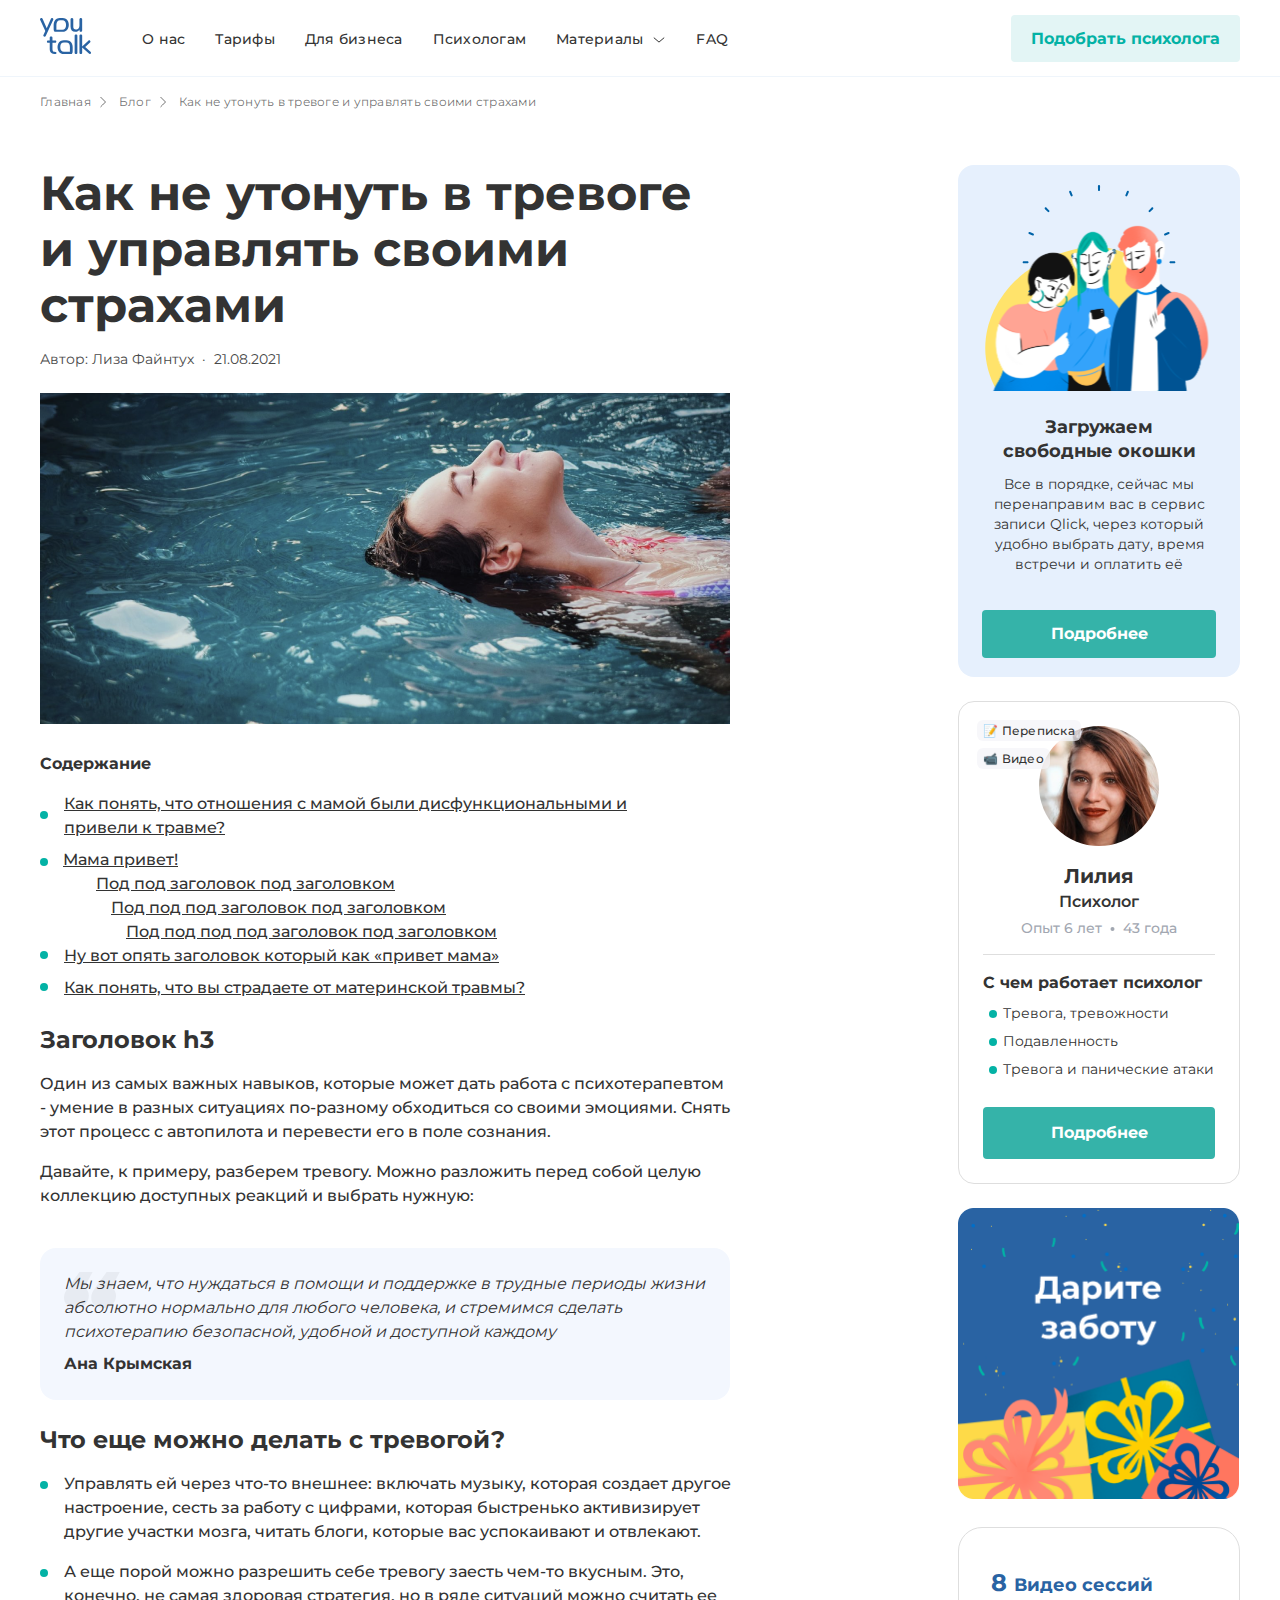
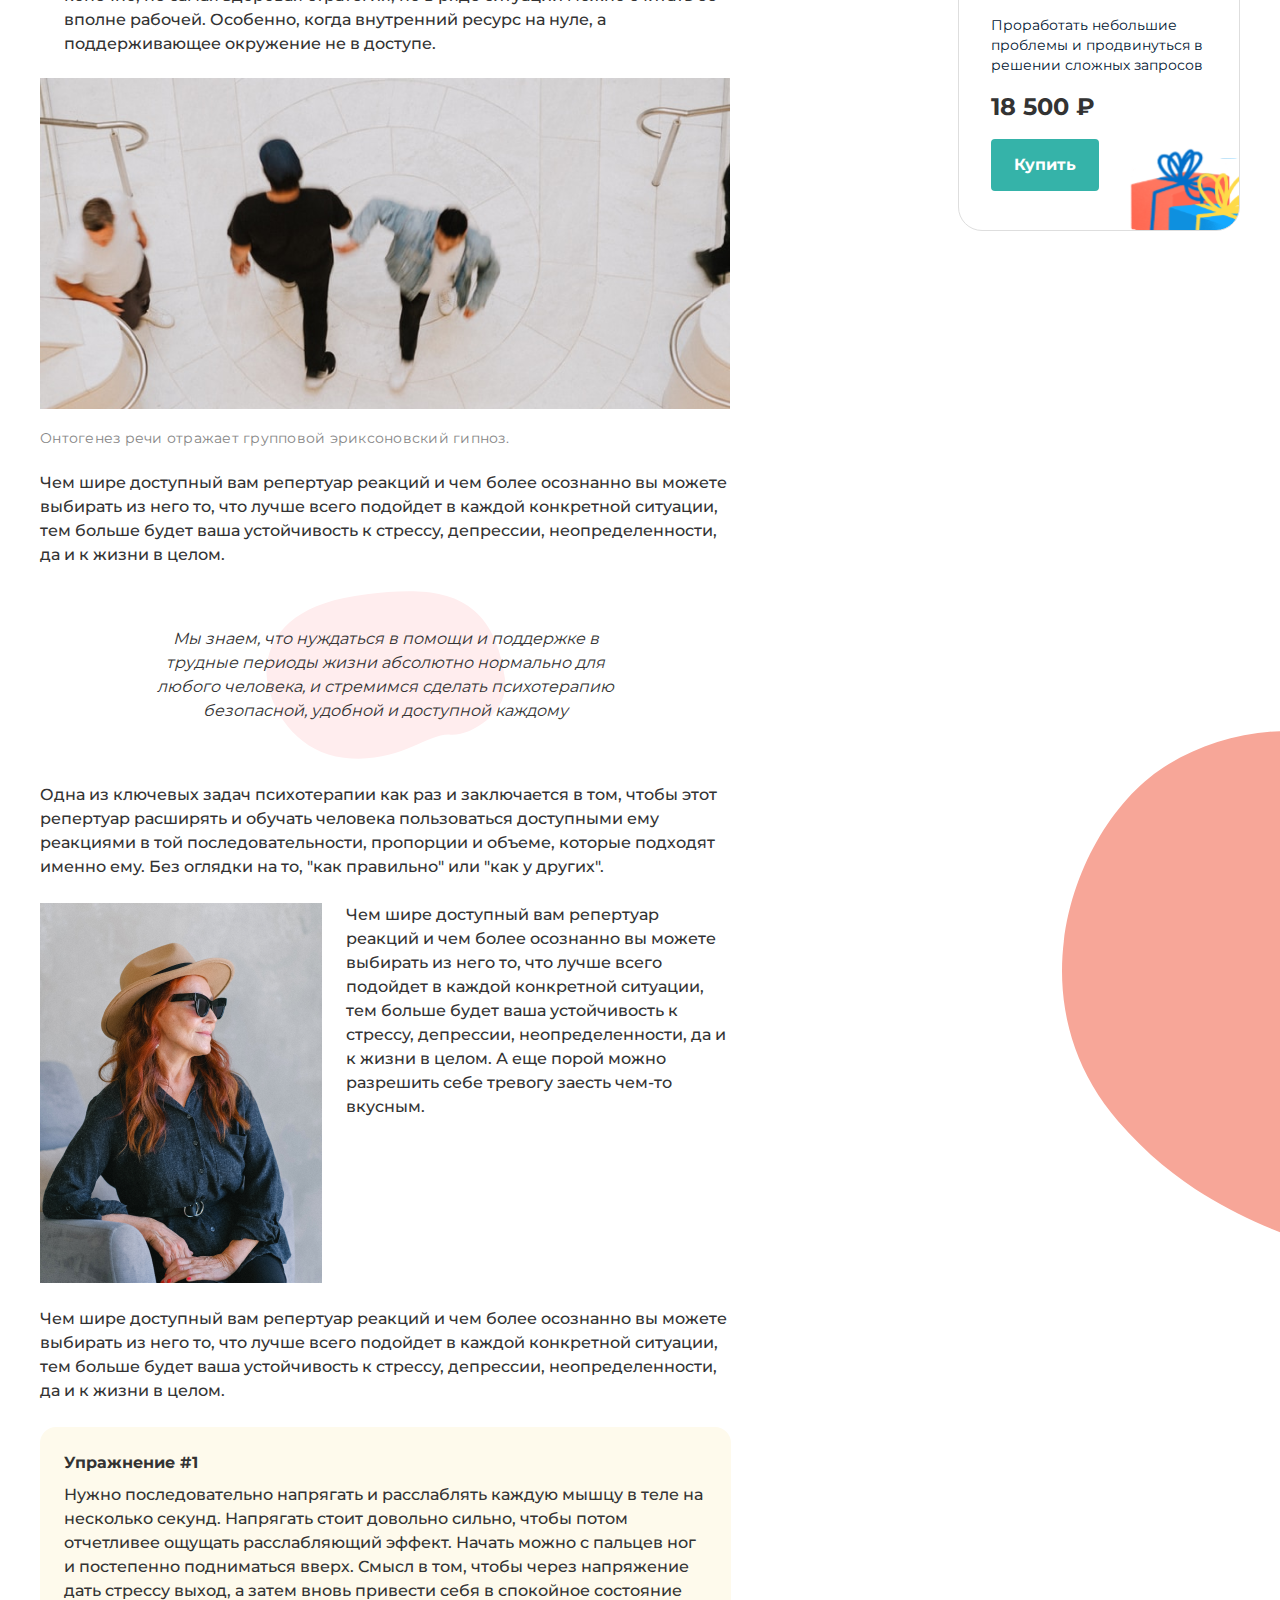
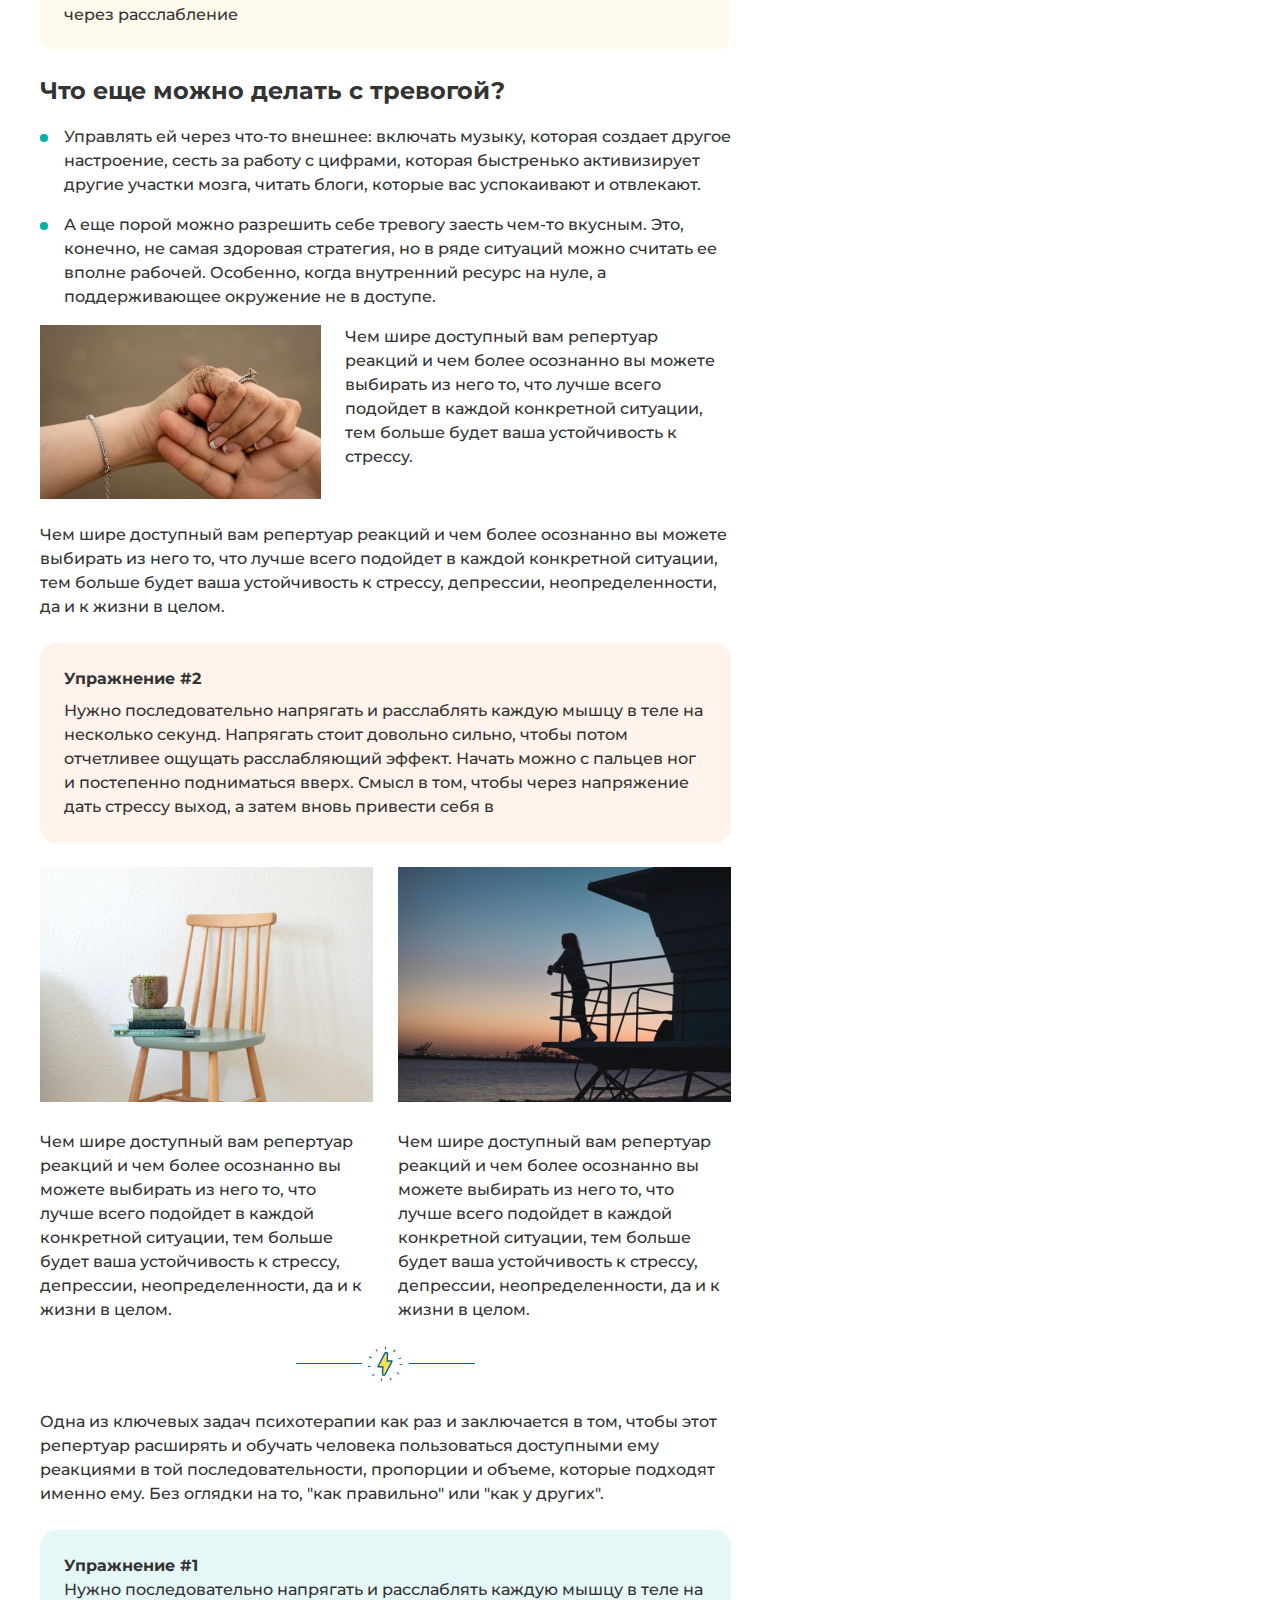
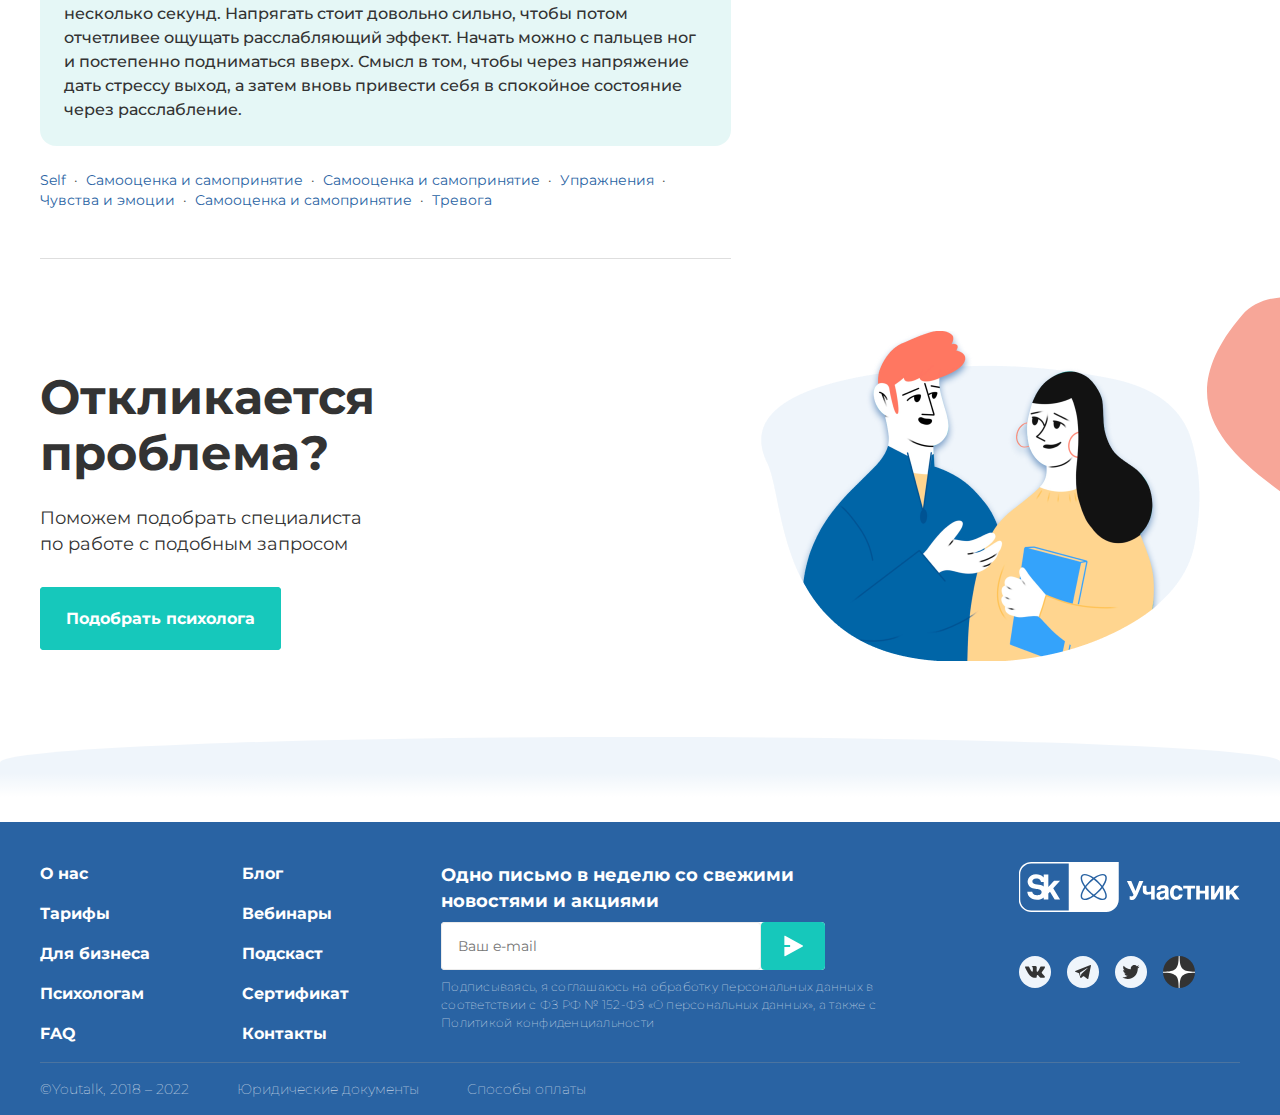
<file: index.html>
<!DOCTYPE html>
<html lang="ru">
<head>
     <meta charset="UTF-8">
     <meta name="viewport" content="width=device-width, initial-scale=1.0">
     <link rel="icon" type="image/svg" href="img/Logo.svg">
     <link rel="stylesheet" href="css/fonts.css">
     <link rel="stylesheet" href="css/style.css">
     <title>YouTalk</title>
</head>
<body>
     <header class="header">
          <nav class="header__nav width_site flex">
               <div class="header__menu">
                    <div class="header__logo"><a href="index.html"><img class="header__logo-image" src="img/Logo.svg" alt="Logo"></a></div>
                  <ul class="header__list flex">
                      <li class="header__item"><a href="#" class="header__link">О нас</a></li>
                      <li class="header__item"><a href="#" class="header__link">Тарифы</a></li>
                      <li class="header__item"><a href="#" class="header__link">Для бизнеса</a></li>
                      <li class="header__item"><a href="#" class="header__link">Психологам</a></li>
                      <li class="header__item "><a href="#" class="header__link ">Материалы<img class="header__arrow" src="img/Arrow-down.svg" alt="arrow-right"></a></li>
                      <li class="header__item"><a href="#" class="header__link">FAQ</a></li>
                  </ul>
              </div>
              <div class="header__cta"><a href="#" class="header__cta-link">Подобрать психолога</a></div>
              <div class="header-burger"><a href="#"><img src="img/Burger.svg" alt="Burger"></a></div>
          </nav>
      </header>
      <nav class="breadcrumbs width_site">
          <ul class="breadcrumbs__list flex">
              <li class="breadcrumbs__item"><a href="#" class="breadcrumbs__link">Главная</a></li>
              <li class="breadcrumbs__item"><img src="img/Arrow-right.svg" alt="Arrow" class="breadcrumbs__icon"></li>
              <li class="breadcrumbs__item"><a href="blog.html" class="breadcrumbs__link">Блог</a></li>
              <li class="breadcrumbs__item"><img src="img/Arrow-right.svg" alt="Arrow" class="breadcrumbs__icon"></li>
              <li class="breadcrumbs__item"><a href="#" class="breadcrumbs__link">Как не утонуть в тревоге и управлять своими страхами</a></li>
          </ul>
      </nav>
      
     <div class="main__content flex width_site">
          <main class="main width_main">
               <section class="post">
                    <h1 class="post__title">Как не утонуть в тревоге и управлять своими страхами</h1>
                    <ul class="post__meta flex">
                        <li class="post__author">Автор: Лиза Файнтух</li>
                        <li class="post__separator">·</li>
                        <li class="post__date">21.08.2021</li>
                    </ul>
                    <img class="post__image" src="img/Liza-image.png" alt="Liza-image">
                    <h2 class="post__content-title">Содержание</h2>
                    <ul class="post__content-list">
                        <li class="post__content-item"><a href="#" class="post__content-link">Как понять, что отношения с мамой были дисфункциональными и привели к травме?</a></li>
                        <li class="post__content-item-module column"><a href="#" class="post__content-link">Мама привет!</a>
                            <ul class="post__sub-content-list">
                                <li class="post__sub-content-item"><a href="#" class="post__sub-content-link">Под под заголовок под заголовком</a></li>
                                <li class="post__sub-content-item post__sub-content-list-second"><a href="#" class="post__sub-content-link">Под под под заголовок под заголовком</a></li>
                                <li class="post__sub-content-item post__sub-content-list-thrid"><a href="#" class="post__sub-content-link">Под под под под заголовок под заголовком</a></li>
                            </ul>
                        </li>
                        <li class="post__content-item"><a href="#" class="post__content-link">Ну вот опять заголовок который как «привет мама»</a></li>
                        <li class="post__content-item"><a href="#" class="post__content-link">Как понять, что вы страдаете от материнской травмы?</a></li>
                    </ul>
                </section>
                
                <section class="content">
                    <h2 class="content__title">Заголовок h3</h2>
                    <p class="content__paragraph">Один из самых важных навыков, которые может дать работа с психотерапевтом - умение в разных ситуациях по-разному обходиться со своими эмоциями.  Снять этот процесс с автопилота и перевести его в поле сознания.</p>
                    <p class="content__paragraph">Давайте, к примеру, разберем тревогу. Можно разложить перед собой целую коллекцию доступных реакций и выбрать нужную:</p>
                    <div class="content__quote">
                        <h3 class="content__quote-title">Мы знаем, что нуждаться в помощи и поддержке в трудные периоды жизни абсолютно нормально для любого человека, и стремимся сделать психотерапию безопасной, удобной и доступной каждому</h3>
                        <p class="content__quote-author">Ана Крымская</p>
                        <img class="content__quote-image" src="img/background-quotes.svg" alt="quotes">
                    </div>
                </section>
               <section class="additional-content">
                    <h2 class="additional-content__title">Что еще можно делать с тревогой?</h2>
                    <ul class="additional-content__list">
                         <li class="additional-content__item">Управлять ей через что-то внешнее: включать музыку, которая создает другое настроение, сесть за работу с цифрами, которая быстренько активизирует другие участки мозга, читать блоги, которые вас успокаивают и отвлекают.</li>
                         <li class="additional-content__item">А еще порой можно разрешить себе тревогу заесть чем-то вкусным. Это, конечно, не самая здоровая стратегия, но в ряде ситуаций можно считать ее вполне рабочей. Особенно, когда внутренний ресурс на нуле, а поддерживающее окружение не в доступе.</li>
                    </ul>
                    <img class="additional-content__image" src="img/People-walk.png" alt="People-walk">
                    <p class="additional-content__paragraph-alt">Онтогенез речи отражает групповой эриксоновский гипноз.</p>
                    <p class="additional-content__paragraph">Чем шире доступный вам репертуар реакций и чем более осознанно вы можете выбирать из него то, что лучше всего подойдет в каждой конкретной ситуации, тем больше будет ваша устойчивость к стрессу, депрессии, неопределенности, да и к жизни в целом.</p>
                    <div class="additional-content__quote">
                    <p class="additional-content__quote_paragraph">Мы знаем, что нуждаться в помощи и поддержке в трудные периоды жизни абсолютно нормально для любого человека, и стремимся сделать психотерапию безопасной, удобной и доступной каждому</p>
                    </div>
               </section>
 
               <section class="key-task">
                    <p class="key-task__paragraph">Одна из ключевых задач психотерапии как раз и заключается в том, чтобы этот репертуар расширять и обучать человека пользоваться доступными ему реакциями в той последовательности, пропорции и объеме, которые подходят именно ему. Без оглядки на то, "как правильно" или "как у других".</p>
                    <div class="key-task__image">
                         <img src="img/Girl-in-hat.png" alt="Girl-in-hat">
                         <p class="key-task__text_paragraph">Чем шире доступный вам репертуар реакций и чем более осознанно вы можете выбирать из него то, что лучше всего подойдет в каждой конкретной ситуации, тем больше будет ваша устойчивость к стрессу, депрессии, неопределенности, да и к жизни в целом. А еще порой можно разрешить себе тревогу заесть чем-то вкусным.</p>
                    </div>
                    <div class="key-task__text">
                    </div>
                    <p class="key-task__conclusion">Чем шире доступный вам репертуар реакций и чем более осознанно вы можете выбирать из него то, что лучше всего подойдет в каждой конкретной ситуации, тем больше будет ваша устойчивость к стрессу, депрессии, неопределенности, да и к жизни в целом.</p>
                    <div class="key-task__exercise">
                         <h3 class="key-task__exercise-title">Упражнение #1</h3>
                         <p class="key-task__exercise-description">Нужно последовательно напрягать и расслаблять каждую мышцу в теле на несколько секунд. Напрягать стоит довольно сильно, чтобы потом отчетливее ощущать расслабляющий эффект. Начать можно с пальцев ног и постепенно подниматься вверх. Смысл в том, чтобы через напряжение дать стрессу выход, а затем вновь привести себя в спокойное состояние через расслабление</p>
                    </div>
               </section>
 
               <section class="custom-section">
                    <h2 class="custom-section__title">Что еще можно делать с тревогой?</h2>
                    <ul class="custom-section__list">
                         <li class="custom-section__item">Управлять ей через что-то внешнее: включать музыку, которая создает другое настроение, сесть за работу с цифрами, которая быстренько активизирует другие участки мозга, читать блоги, которые вас успокаивают и отвлекают.</li>
                         <li class="custom-section__item">А еще порой можно разрешить себе тревогу заесть чем-то вкусным. Это, конечно, не самая здоровая стратегия, но в ряде ситуаций можно считать ее вполне рабочей. Особенно, когда внутренний ресурс на нуле, а поддерживающее окружение не в доступе.</li>
                    </ul>

                    <div class="custom-section__images">
                              <img class="custom-section__img" src="img/Hand-hold.png" alt="Hand-hold">
                              <p class="custom-section__img-description">Чем шире доступный вам репертуар реакций и чем более осознанно вы можете выбирать из него то, что лучше всего подойдет в каждой конкретной ситуации, тем больше будет ваша устойчивость к стрессу.</p>
                    </div>
                    <p class="custom-section__paragraph">Чем шире доступный вам репертуар реакций и чем более осознанно вы можете выбирать из него то, что лучше всего подойдет в каждой конкретной ситуации, тем больше будет ваша устойчивость к стрессу, депрессии, неопределенности, да и к жизни в целом.</p>
                    <div class="custom-section__exercise">
                         <h3 class="custom-section__exercise-title">Упражнение #2</h3>
                         <p class="custom-section__exercise-description">Нужно последовательно напрягать и расслаблять каждую мышцу в теле на несколько секунд. Напрягать стоит довольно сильно, чтобы потом отчетливее ощущать расслабляющий эффект. Начать можно с пальцев ног и постепенно подниматься вверх. Смысл в том, чтобы через напряжение дать стрессу выход, а затем вновь привести себя в</p>
                    </div>
                    <div class="custom-section-block__images">
                         <div class="custom-section-block__image">
                              <img class="custom-section-block__img" src="img/Chair.png" alt="Chair">
                              <p class="custom-section-block__img-description">Чем шире доступный вам репертуар реакций и чем более осознанно вы можете выбирать из него то, что лучше всего подойдет в каждой конкретной ситуации, тем больше будет ваша устойчивость к стрессу, депрессии, неопределенности, да и к жизни в целом.</p>
                         </div>
                         <div class="custom-section-block__image">
                              <img class="custom-section-block__img" src="img/Pier.png" alt="Pier">
                              <p class="custom-section-block__img-description">Чем шире доступный вам репертуар реакций и чем более осознанно вы можете выбирать из него то, что лучше всего подойдет в каждой конкретной ситуации, тем больше будет ваша устойчивость к стрессу, депрессии, неопределенности, да и к жизни в целом.</p>
                         </div>
                    </div>
               </section>
 
               <div class="line"><img class="line-img" src="img/line-lightning.svg" alt="line-lightning"></div>

               <section class="block">
                    <h2 class="block__title">Одна из ключевых задач психотерапии как раз и заключается в том, чтобы этот репертуар расширять и обучать человека пользоваться доступными ему реакциями в той последовательности, пропорции и объеме, которые подходят именно ему. Без оглядки на то, "как правильно" или "как у других".</h2>
                    <div class="block__exercise">
                        <h3 class="block__exercise-title">Упражнение #1</h3>
                        <p class="block__exercise-description">Нужно последовательно напрягать и расслаблять каждую мышцу в теле на несколько секунд. Напрягать стоит довольно сильно, чтобы потом отчетливее ощущать расслабляющий эффект. Начать можно с пальцев ног и постепенно подниматься вверх. Смысл в том, чтобы через напряжение дать стрессу выход, а затем вновь привести себя в спокойное состояние через расслабление.</p>
                    </div>
                </section>
                
               <section class="post-tags">
                    <h2 class="post-tags__heading">тэги поста</h2>
                    <ul class="tag-list">
                        <li class="tag-item"><a href="#" class="tag-link">Self</a></li>
                        <li class="tag-item tag-separator">·</li>
                        <li class="tag-item"><a href="#" class="tag-link">Самооценка и самопринятие</a></li>
                        <li class="tag-item tag-separator">·</li>
                        <li class="tag-item"><a href="#" class="tag-link">Самооценка и самопринятие</a></li>
                        <li class="tag-item tag-separator">·</li>
                        <li class="tag-item"><a href="#" class="tag-link">Упражнения</a></li>
                        <li class="tag-item tag-separator">·</li>
                        <li class="tag-item"><a href="#" class="tag-link">Чувства и эмоции</a></li>
                        <li class="tag-item tag-separator">·</li>
                        <li class="tag-item"><a href="#" class="tag-link">Самооценка и самопринятие</a></li>
                        <li class="tag-item tag-separator">·</li>
                        <li class="tag-item"><a href="#" class="tag-link">Тревога</a></li>
                    </ul>
                </section>
                
                
          </main>
          <aside class="aside width_aside">
               <section class="aside__item">
                   <img src="img/Three-people.svg" alt="Three-people" class="aside__image">
                   <h2 class="aside__title">Загружаем <br> свободные окошки</h2>
                   <p class="aside__description">Все в порядке, сейчас мы перенаправим вас в сервис записи Qlick, через который удобно выбрать дату,  время встречи и оплатить её</p>
                   <a href="#" class="aside__link">Подробнее</a>
               </section>

               <section class="aside-card__item">
                   <img src="img/Liliya.png" alt="Liza-image" class="aside-card__image">
                   <h2 class="aside-card__title">Лилия</h2>
                   <p class="aside-card__description">Психолог</p>
                   <ul class="aside-card__info-list">
                       <li class="aside-card__info-item"><p class="aside-card__info">Опыт 6 лет</p></li>
                       <li class="aside-card__info-separator"><img src="img/Ellipse.svg" alt="Ellipse" class="aside-card__ellipse"></li>
                       <li class="aside-card__info-item"><p class="aside-card-card__info">43 года</p></li>
                   </ul>
                   <h3 class="aside-card__subtitle">С чем работает психолог</h3>
                   <ul class="aside-card__psychology-list">
                       <li class="aside-card__psychology-item">Тревога, тревожности</li>
                       <li class="aside-card__psychology-item">Подавленность</li>
                       <li class="aside-card__psychology-item">Тревога и панические атаки</li>
                   </ul>

                   <a href="#" class="aside-card__link">Подробнее</a>

                   <div class="aside-card__tags">
                         <div class="aside-card__div-tag"><span class="aside-card__tag">📝️ Переписка️</span></div>
                         <div class="aside-card__div-tag"><span class="aside-card__tag">📹️ Видео️</span></div>
                   </div>
               </section>

               <section class="aside-image__item">
                   <h2 class="aside-image__title">Дарите заботу</h2>
                   <img src="img/Give_care.png" alt="Give_care" class="aside-image__image">
               </section>

               <section class="aside-price__item">
                   <h2 class="aside-price__title"><span class="aside-price__span">8 </span>Видео сессий</h2>
                   <p class="aside-price__description">Проработать небольшие проблемы и продвинуться в решении сложных запросов</p>
                   <p class="aside-price__price">18 500 ₽</p>
                   <a href="#" class="aside-price__link">Купить</a>
               </section>
           </aside>
           
     </div>
     <section class="selector width_site">
          <div class="selector__content">
              <h2 class="selector__title">Откликается проблема?</h2>
              <p class="selector__description">Поможем подобрать специалиста по работе с подобным запросом</p>
              <a href="#" class="selector__link">Подобрать психолога</a>
          </div>

          <div class="selector__image">
              <img src="img/Two-people.png" alt="Two-people">
          </div>
      </section>

    <div class="background-vector-second">
        <img class="background-vector__image-second" src="img/backgound-vector-second.svg" alt="second">
    </div>

    <div class="background-vector">
        <img class="background-vector__image" src="img/backgound-ellipse.svg" alt="ellipse">
    </div>

    <div class="footer-vector"> </div>

      <footer class="footer">
          <div class="footer__container width_site">
              <div class="footer__column">
                  <div class="footer__links">
                      <ul class="footer__list">
                          <li class="footer__item"><a href="#" class="footer__link">О нас</a></li>
                          <li class="footer__item"><a href="#" class="footer__link">Тарифы</a></li>
                          <li class="footer__item"><a href="#" class="footer__link">Для бизнеса</a></li>
                          <li class="footer__item"><a href="#" class="footer__link">Психологам</a></li>
                          <li class="footer__item"><a href="#" class="footer__link">FAQ</a></li>
                      </ul>
                  </div>
                  <div class="footer__links">
                      <ul class="footer__list">
                          <li class="footer__item"><a href="blog.html" class="footer__link">Блог</a></li>
                          <li class="footer__item"><a href="#" class="footer__link">Вебинары</a></li>
                          <li class="footer__item"><a href="#" class="footer__link">Подскаст</a></li>
                          <li class="footer__item"><a href="#" class="footer__link">Сертификат</a></li>
                          <li class="footer__item"><a href="#" class="footer__link">Контакты</a></li>
                      </ul>
                  </div>
                  <div class="footer__subscribe">
                      <h3 class="footer__subscribe-title">Одно письмо в неделю со свежими новостями и акциями</h3>
                      <div class="footer__subscribe-form">
                        <label class="none" for="message">Ваш e-mail</label>
                        <input type="text" id="message" name="message" placeholder="Ваш e-mail" class="footer__input">
                        <button type="button" class="footer__button"><img src="img/button-arrow-right.svg" alt="arrow-right" class="footer__button-icon"></button>
                      </div>
                      <p class="footer__subscribe-text">Подписываясь, я соглашаюсь на обработку персональных данных в соответствии с ФЗ РФ № 152-ФЗ «О персональных данных», а также с Политикой конфиденциальности</p>
                  </div>
                  <div class="footer__social">
                      <div class="footer__social-icon"><img src="img/footer-user.svg" alt="footer-user"></div>
                      <div class="footer__social-icons">
                          <ul class="footer__social-list">
                              <li class="footer__social-item"><a href="#" class="footer__social-link"><img src="img/footer-icon-vk.svg" alt="icon" class="footer__social-icon"></a></li>
                              <li class="footer__social-item"><a href="#" class="footer__social-link"><img src="img/footer-icon-tg.svg" alt="icon" class="footer__social-icon"></a></li>
                              <li class="footer__social-item"><a href="#" class="footer__social-link"><img src="img/footer-icon-twitter.svg" alt="icon" class="footer__social-icon"></a></li>
                              <li class="footer__social-item"><a href="#" class="footer__social-link"><img src="img/footer-icon-dzen.svg" alt="icon" class="footer__social-icon"></a></li>
                          </ul>
                      </div>
                  </div>
               </div>
               <div class="footer-line"> </div>
              <div class="footer__column">
                  <ul class="footer__bottom-links">
                      <li class="footer__bottom-item"><a href="#" class="footer__bottom-link">©Youtalk, 2018 – 2022</a></li>
                      <li class="footer__bottom-item"><a href="#" class="footer__bottom-link">Юридические документы</a></li>
                      <li class="footer__bottom-item"><a href="#" class="footer__bottom-link">Способы оплаты</a></li>
                  </ul>
              </div>
          </div>
      </footer>
</body>
</html>
</file>
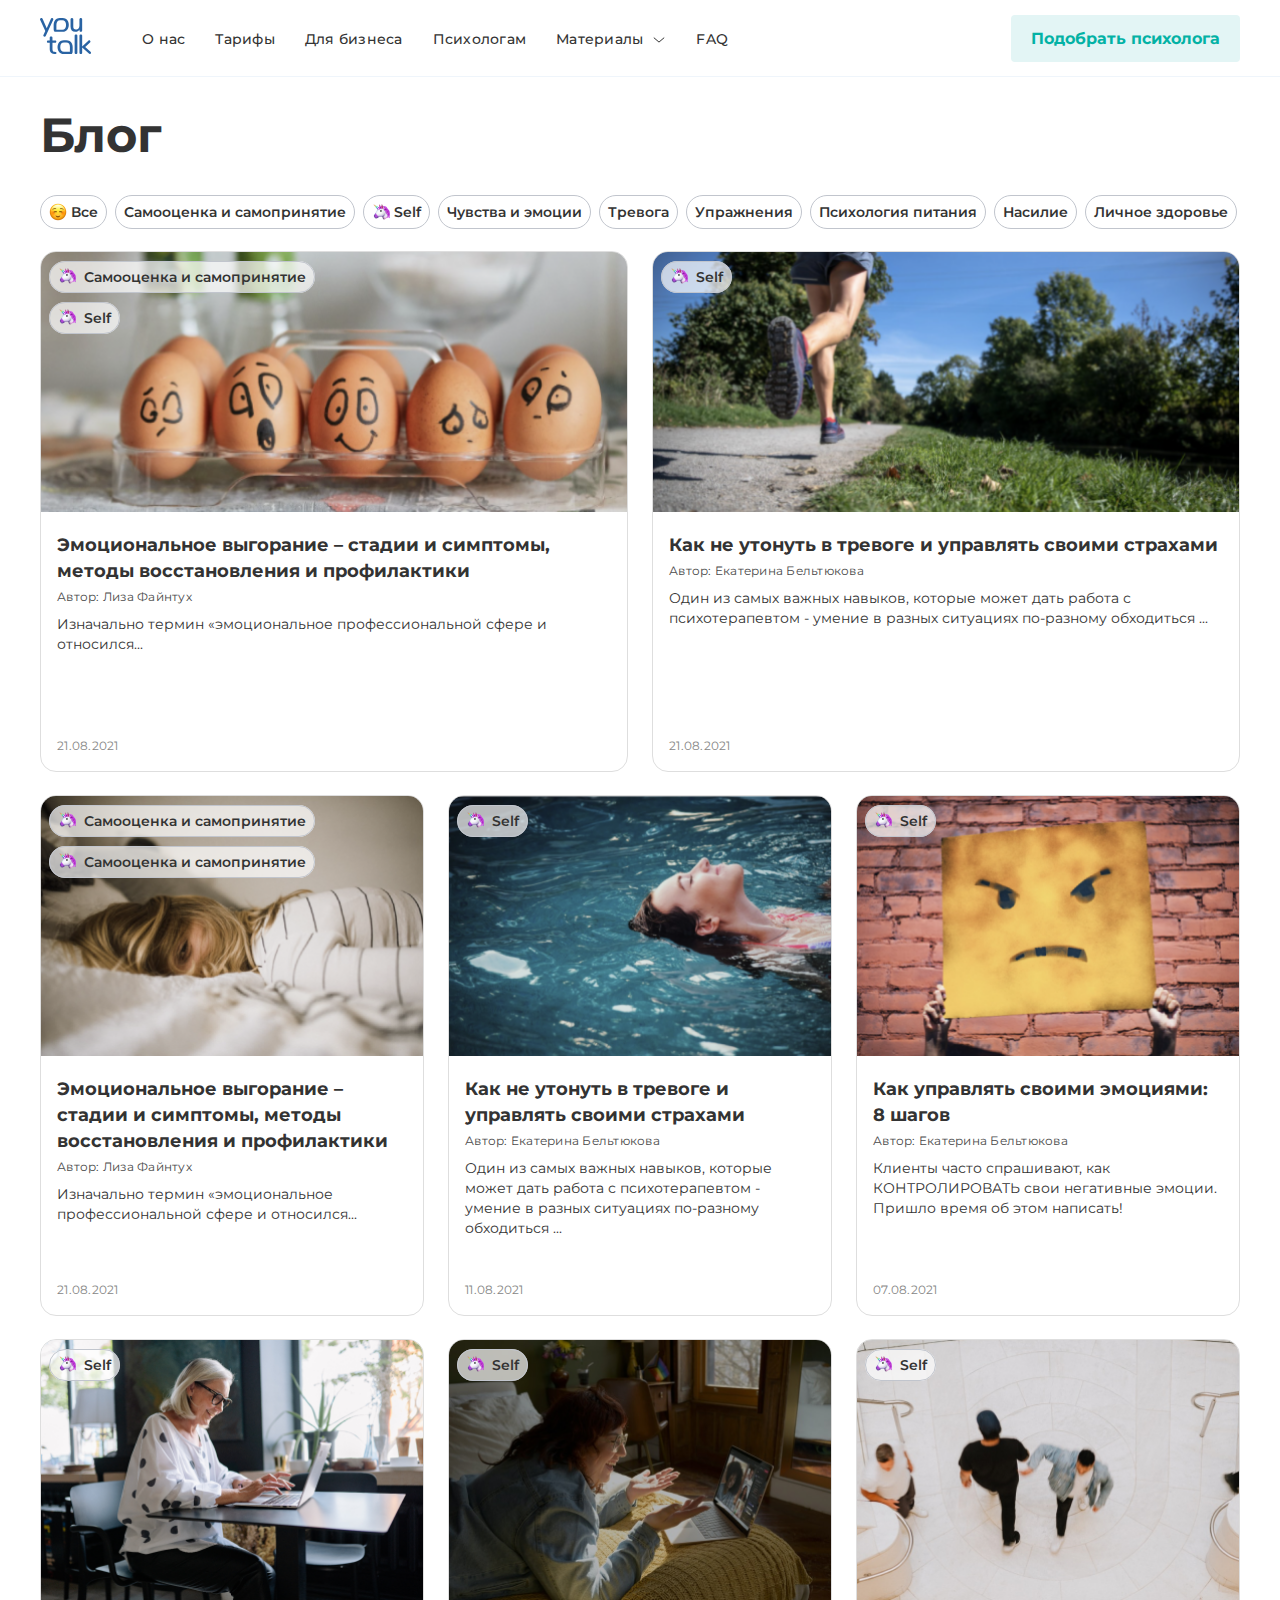
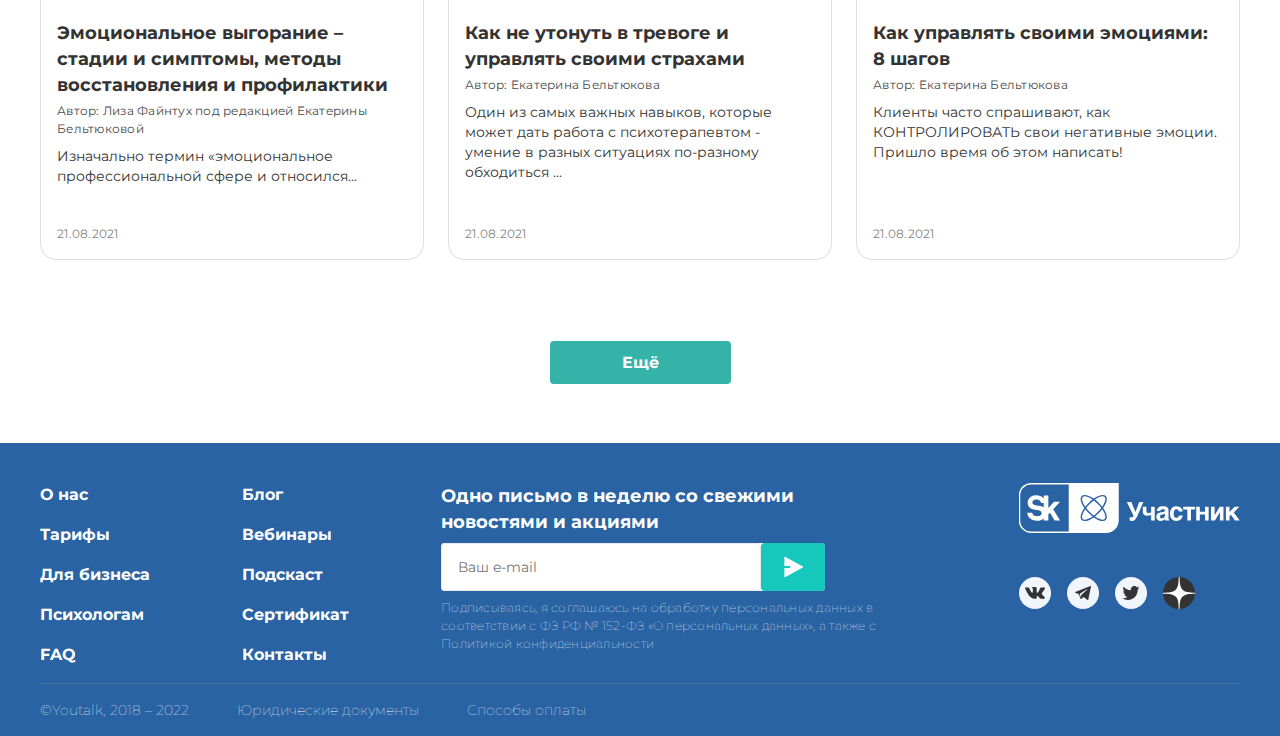
<file: blog.html>
<!DOCTYPE html>
<html lang="ru">
<head>
     <meta charset="UTF-8">
     <meta name="viewport" content="width=device-width, initial-scale=1.0">
     <link rel="icon" type="image/svg" href="img/Logo.svg">
     <link rel="stylesheet" href="css/fonts.css">
     <link rel="stylesheet" href="css/blog.css">
     <title>Blog</title>
</head>
<body>
    <header class="header">
        <nav class="header__nav width_site flex">
             <div class="header__menu">
                  <div class="header__logo"><a href="index.html"><img class="header__logo-image" src="img/Logo.svg" alt="Logo"></a></div>
                <ul class="header__list flex">
                    <li class="header__item"><a href="#" class="header__link">О нас</a></li>
                    <li class="header__item"><a href="#" class="header__link">Тарифы</a></li>
                    <li class="header__item"><a href="#" class="header__link">Для бизнеса</a></li>
                    <li class="header__item"><a href="#" class="header__link">Психологам</a></li>
                    <li class="header__item "><a href="#" class="header__link ">Материалы<img class="header__arrow" src="img/Arrow-down.svg" alt="arrow-right"></a></li>
                    <li class="header__item"><a href="#" class="header__link">FAQ</a></li>
                </ul>
            </div>
            <div class="header__cta"><a href="#" class="header__cta-link">Подобрать психолога</a></div>
            <div class="header-burger"><a href="#"><img src="img/Burger.svg" alt="Burger"></a></div>
        </nav>
    </header>
      <main class="main">
        <section class="blog width_site">
            <div class="blog__title">
                <h1 class="blog__title-text">Блог</h1>
            </div>
            <div class="blog__categories">
                <ul class="blog__categories-list">
                    <li class="blog__category"><img class="blog__category-img" src="img/blog/blog-icon-smile.png" alt="icon-smile">Все</li>
                    <li class="blog__category">Самооценка и самопринятие</li>
                    <li class="blog__category"><img class="blog__category-img" src="img/blog/blog-icon-unicorn.png" alt="icon-unicorn">Self</li>
                    <li class="blog__category">Чувства и эмоции</li>
                    <li class="blog__category">Тревога</li>
                    <li class="blog__category">Упражнения</li>
                    <li class="blog__category">Психология питания</li>
                    <li class="blog__category">Насилие</li>
                    <li class="blog__category">Личное здоровье</li>
                </ul>
            </div>
        
            <div class="blog__post">
                <div class="blog__post-content blog__post-content-width">
                    <div class="blog__post-icons">
                        <div class="blog__post-icon"><span class="blog__post-span"><img class="blog__post-span-image" src="img/blog/blog-icon-unicorn.png" alt="blog-icon-unicorn"> Самооценка и самопринятие</span></div>
                        <div class="blog__post-icon"><span class="blog__post-span"><img class="blog__post-span-image" src="img/blog/blog-icon-unicorn.png" alt="blog-icon-unicorn"> Self</span></div>
                    </div>
                    <img src="img/blog/blog-eggs.png" alt="blog-eggs" class="blog__post-image">
                    <div class="blog__post-content_text">
                        <h2 class="blog__post-title">Эмоциональное выгорание – стадии и симптомы, методы восстановления и профилактики</h2>
                        <h3 class="blog__post-author">Автор: Лиза Файнтух</h3>
                        <p class="blog__post-excerpt">Изначально термин «эмоциональное профессиональной сфере и относился...</p>
                        <div class="blog__post-meta">
                            <p class="blog__post-date">21.08.2021</p>
                        </div>
                    </div>
                </div>
                <div class="blog__post-content blog__post-content-width">
                    <div class="blog__post-icons">
                        <div class="blog__post-icon"><span class="blog__post-span"><img class="blog__post-span-image" src="img/blog/blog-icon-unicorn.png" alt="blog-icon-unicorn"> Self</span></div>
                    </div>
                    <img src="img/blog/blog-run.png" alt="blog-eggs" class="blog__post-image">
                    <div class="blog__post-content_text">
                        <h2 class="blog__post-title">Как не утонуть в тревоге и управлять своими страхами</h2>
                        <h3 class="blog__post-author">Автор: Екатерина Бельтюкова</h3>
                        <p class="blog__post-excerpt">Один из самых важных навыков, которые может дать работа с психотерапевтом - умение в разных ситуациях по-разному обходиться ...</p>
                        <div class="blog__post-meta">
                            <p class="blog__post-date">21.08.2021</p>
                        </div>
                    </div>
                </div>
            </div>

            <div class="blog__post">
                <div class="blog__post-content blog__post-content-width_second">
                    <div class="blog__post-icons">
                        <div class="blog__post-icon"><span class="blog__post-span"><img class="blog__post-span-image" src="img/blog/blog-icon-unicorn.png" alt="blog-icon-unicorn"> Самооценка и самопринятие</span></div>
                        <div class="blog__post-icon"><span class="blog__post-span"><img class="blog__post-span-image" src="img/blog/blog-icon-unicorn.png" alt="blog-icon-unicorn"> Самооценка и самопринятие</span></div>
                    </div>
                    <img src="img/blog/blog-sleep.png" alt="blog-sleep" class="blog__post-image">
                    <div class="blog__post-content_text">
                        <h2 class="blog__post-title">Эмоциональное выгорание – стадии и симптомы, методы восстановления и профилактики</h2>
                        <h3 class="blog__post-author">Автор: Лиза Файнтух</h3>
                        <p class="blog__post-excerpt">Изначально термин «эмоциональное профессиональной сфере и относился...</p>
                        <div class="blog__post-meta">
                            <p class="blog__post-date">21.08.2021</p>
                        </div>
                    </div>
                </div>
                <div class="blog__post-content blog__post-content-width_second">
                    <div class="blog__post-icons">
                        <div class="blog__post-icon"><span class="blog__post-span"><img class="blog__post-span-image" src="img/blog/blog-icon-unicorn.png" alt="blog-icon-unicorn"> Self</span></div>
                    </div>
                    <img src="img/blog/blog-water.png" alt="blog-water" class="blog__post-image">
                    <div class="blog__post-content_text">
                        <h2 class="blog__post-title">Как не утонуть в тревоге и управлять своими страхами</h2>
                        <h3 class="blog__post-author">Автор: Екатерина Бельтюкова</h3>
                        <p class="blog__post-excerpt">Один из самых важных навыков, которые может дать работа с психотерапевтом - умение в разных ситуациях по-разному обходиться ...</p>
                        <div class="blog__post-meta">
                            <p class="blog__post-date">11.08.2021</p>
                        </div>
                    </div>
                </div>
                <div class="blog__post-content blog__post-content-width_second">
                    <div class="blog__post-icons">
                        <div class="blog__post-icon"><span class="blog__post-span"><img class="blog__post-span-image" src="img/blog/blog-icon-unicorn.png" alt=""> Self</span></div>
                    </div>
                    <img src="img/blog/blog-box.png" alt="blog-box" class="blog__post-image">
                    <div class="blog__post-content_text">
                        <h2 class="blog__post-title">Как управлять своими эмоциями: 8 шагов</h2>
                        <h3 class="blog__post-author">Автор: Екатерина Бельтюкова</h3>
                        <p class="blog__post-excerpt">Клиенты часто спрашивают, как КОНТРОЛИРОВАТЬ свои негативные эмоции. Пришло время об этом написать!</p>
                        <div class="blog__post-meta">
                            <p class="blog__post-date">07.08.2021</p>
                        </div>
                    </div>
                </div>

                <div class="blog__post-content blog__post-content-width_second">
                    <div class="blog__post-icons">
                        <div class="blog__post-icon"><span class="blog__post-span"><img class="blog__post-span-image" src="img/blog/blog-icon-unicorn.png" alt=""> Self</span></div>
                    </div>
                    <img src="img/blog/blog-old.png" alt="blog-old" class="blog__post-image">
                    <div class="blog__post-content_text">
                        <h2 class="blog__post-title">Эмоциональное выгорание – стадии и симптомы, методы восстановления и профилактики</h2>
                        <h3 class="blog__post-author">Автор: Лиза Файнтух под редакцией  Екатерины Бельтюковой</h3>
                        <p class="blog__post-excerpt">Изначально термин «эмоциональное профессиональной сфере и относился...</p>
                        <div class="blog__post-meta">
                            <p class="blog__post-date">21.08.2021</p>
                        </div>
                    </div>
                </div>

                <div class="blog__post-content blog__post-content-width_second">
                    <div class="blog__post-icons">
                        <div class="blog__post-icon"><span class="blog__post-span"><img class="blog__post-span-image" src="img/blog/blog-icon-unicorn.png" alt="blog-icon-unicorn"> Self</span></div>
                    </div>
                    <img src="img/blog/blog-notebook.png" alt="blog-notebook" class="blog__post-image">
                    <div class="blog__post-content_text">
                        <h2 class="blog__post-title">Как не утонуть в тревоге и управлять своими страхами</h2>
                        <h3 class="blog__post-author">Автор: Екатерина Бельтюкова</h3>
                        <p class="blog__post-excerpt">Один из самых важных навыков, которые может дать работа с психотерапевтом - умение в разных ситуациях по-разному обходиться ...</p>
                        <div class="blog__post-meta">
                            <p class="blog__post-date">21.08.2021</p>
                        </div>
                    </div>
                </div>

                <div class="blog__post-content blog__post-content-width_second">
                    <div class="blog__post-icons">
                        <div class="blog__post-icon"><span class="blog__post-span"><img class="blog__post-span-image" src="img/blog/blog-icon-unicorn.png" alt=""> Self</span></div>
                    </div>
                    <img src="img/blog/blog-walk.png" alt="blog-walk" class="blog__post-image">
                    <div class="blog__post-content_text">
                        <h2 class="blog__post-title">Как управлять своими эмоциями: 8 шагов</h2>
                        <h3 class="blog__post-author">Автор: Екатерина Бельтюкова</h3>
                        <p class="blog__post-excerpt">Клиенты часто спрашивают, как КОНТРОЛИРОВАТЬ свои негативные эмоции. Пришло время об этом написать!</p>
                        <div class="blog__post-meta">
                            <p class="blog__post-date">21.08.2021</p>
                        </div>
                    </div>
                </div>
            </div>
            
            <div class="blog__load-more">
                <a href="#" class="blog__load-more-link">Ещё</a>
            </div>
        </section>

      </main>

      <footer class="footer">
          <div class="footer__container width_site">
              <div class="footer__column">
                  <div class="footer__links">
                      <ul class="footer__list">
                          <li class="footer__item"><a href="#" class="footer__link">О нас</a></li>
                          <li class="footer__item"><a href="#" class="footer__link">Тарифы</a></li>
                          <li class="footer__item"><a href="#" class="footer__link">Для бизнеса</a></li>
                          <li class="footer__item"><a href="#" class="footer__link">Психологам</a></li>
                          <li class="footer__item"><a href="#" class="footer__link">FAQ</a></li>
                      </ul>
                  </div>
                  <div class="footer__links">
                      <ul class="footer__list">
                          <li class="footer__item"><a href="#" class="footer__link">Блог</a></li>
                          <li class="footer__item"><a href="#" class="footer__link">Вебинары</a></li>
                          <li class="footer__item"><a href="#" class="footer__link">Подскаст</a></li>
                          <li class="footer__item"><a href="#" class="footer__link">Сертификат</a></li>
                          <li class="footer__item"><a href="#" class="footer__link">Контакты</a></li>
                      </ul>
                  </div>
                  <div class="footer__subscribe">
                      <h3 class="footer__subscribe-title">Одно письмо в неделю со свежими новостями и акциями</h3>
                      <div class="footer__subscribe-form">
                        <label class="none" for="message">Ваш e-mail</label>
                        <input type="text" id="message" name="message" placeholder="Ваш e-mail" class="footer__input">
                        <button type="button" class="footer__button"><img src="img/button-arrow-right.svg" alt="arrow-right" class="footer__button-icon"></button>
                      </div>
                      <p class="footer__subscribe-text">Подписываясь, я соглашаюсь на обработку персональных данных в соответствии с ФЗ РФ № 152-ФЗ «О персональных данных», а также с Политикой конфиденциальности</p>
                  </div>
                  <div class="footer__social">
                      <div class="footer__social-icon"><img src="img/footer-user.svg" alt="footer-user"></div>
                      <div class="footer__social-icons">
                          <ul class="footer__social-list">
                              <li class="footer__social-item"><a href="#" class="footer__social-link"><img src="img/footer-icon-vk.svg" alt="icon" class="footer__social-icon"></a></li>
                              <li class="footer__social-item"><a href="#" class="footer__social-link"><img src="img/footer-icon-tg.svg" alt="icon" class="footer__social-icon"></a></li>
                              <li class="footer__social-item"><a href="#" class="footer__social-link"><img src="img/footer-icon-twitter.svg" alt="icon" class="footer__social-icon"></a></li>
                              <li class="footer__social-item"><a href="#" class="footer__social-link"><img src="img/footer-icon-dzen.svg" alt="icon" class="footer__social-icon"></a></li>
                          </ul>
                      </div>
                  </div>
               </div>
               <div class="footer-line"> </div>
              <div class="footer__column">
                  <ul class="footer__bottom-links">
                      <li class="footer__bottom-item"><a href="#" class="footer__bottom-link">©Youtalk, 2018 – 2022</a></li>
                      <li class="footer__bottom-item"><a href="#" class="footer__bottom-link">Юридические документы</a></li>
                      <li class="footer__bottom-item"><a href="#" class="footer__bottom-link">Способы оплаты</a></li>
                  </ul>
              </div>
          </div>
      </footer>
</body>
</html>
</file>
<file: css/fonts.css>
@font-face {
     font-family: Montserrat;
     src: url(../fonts/Montserrat-VariableFont_wght.ttf);
}
</file>
<file: css/style.css>
*{
     box-sizing: border-box;
     margin: 0;
     padding: 0;
     font-family: Montserrat;
}
:root {
     --text-primary: #333;
     --text-white: #FFF;
}
.width_site{
     max-width: 1200px;
     margin: 0 auto;
}
.width_main{
     max-width: 691px;
}
.width_aside{
     max-width: 282px;
}
.flex{
     display: flex;
}
.none{
     display: none;
}

.header {
     border-bottom: 1px #EFF5FB solid;
}
.header__nav {
     min-height: 76px;
     align-items: center;
     justify-content: space-between;
}
.header__logo {
     margin-right: 51px;
}
.header__logo-image {
     width: 51px;
     height: 36px;
}
.header__menu {
     display: flex;
     align-items: center;
}
.header__item {
     list-style: none;
     margin-right: 30px;
}
.header__link {
     color: #333;
     text-align: center;
     font-family: Montserrat;
     font-size: 14px;
     font-style: normal;
     font-weight: 500;
     line-height: 114%; /* 15.96px */
     letter-spacing: 0.25px;
     text-decoration: none;
}
.header__link:hover{
     text-decoration: underline;
}
.header__arrow {
     object-position: center center;
     text-align: center;
     vertical-align: middle;
     width: 14px;
     height: 14px;
     margin-left: 9px;
}
.header__cta-link {
     color: var(--main-03-b-2-a-5, #03B2A5);
     text-align: center;
     /* desktop/ button2 */
     font-family: Montserrat;
     font-size: 16px;
     font-style: normal;
     font-weight: 700;
     line-height: normal;
     padding: 14px 20px;
     border-radius: 4px;
     background: #E3F5F5;
     text-decoration: none;
     transition: .2s ease-in-out;

}
.header__cta-link:hover {
     background: #35b3a9;
     color: #E3F5F5;
     transition: .2s ease-in-out;
}
.header-burger{
     display: none;
}


.breadcrumbs {
     margin-top: 16px;
     margin-bottom: 54px;
     overflow: hidden;
}
.breadcrumbs__list {
     align-items: center;
     overflow: hidden;
}
.breadcrumbs__item {
     list-style: none;
     vertical-align: middle;
     display: flex;
     align-items: center;

}
.breadcrumbs__link {
     color: rgba(51, 51, 51, 0.70);
     text-align: center;
     font-family: Montserrat;
     font-size: 12px;
     font-style: normal;
     font-weight: 400;
     line-height: 18px; /* 150% */
     letter-spacing: 0.25px;
     text-decoration: none;
     white-space: nowrap;
     overflow: hidden;
     text-overflow: ellipsis;
}
.breadcrumbs__icon {
     width: 16px;
     height: 16px;
     margin-right: 8px;
     margin-left: 4px;
}
.main__content {
     display: flex;
     justify-content: space-between;
     flex-wrap: wrap;
}
.post__title {
     overflow: hidden;
     color: var(--text-primary, #333);
     text-overflow: ellipsis;

     /* H1 48:56 */
     font-family: Montserrat;
     font-size: 48px;
     font-style: normal;
     font-weight: 700;
     line-height: 56px; /* 116.667% */
}
.post__meta {
     color: #494949;
     font-family: Montserrat;
     font-size: 14px;
     font-style: normal;
     font-weight: 400;
     line-height: 20px; /* 142.857% */
     align-items: center;
     list-style: none;
     margin-top: 16px;
     margin-bottom: 24px;
}
.post__separator {
     margin: 0 8px;
}
.post__image {
     max-width: 690px;
     width: 100%;
     height: 331px;
     object-fit: cover;
     object-position: center center;
     margin-bottom: 24px;
}
.post__content-title {
     color: var(--text-primary, #333);
/* H5 bold 16:24 */
     font-family: Montserrat;
     font-size: 16px;
     font-style: normal;
     font-weight: 700;
     line-height: 24px; /* 150% */
}
.post__content-list {
     margin-top: 16px;
     max-width:588px ;
}
.post__content-item {
     display: flex;
     align-items: center;
     list-style: none;
     margin-bottom: 8px;
}

.post__content-item::before{
     content: url('../img/Ellipse-li-outside.svg');
     vertical-align: middle;
     min-width: 24px;
     height: 24px;
     text-overflow: clip;
}
.post__content-item-module{
     list-style: none;
}
.post__content-item-module::before{
     content: url('../img/Ellipse-li-outside.svg');
     vertical-align: middle;
     min-width: 24px;
     height: 24px;
     object-position: center center;
     text-overflow: clip;
     margin-right: 15px;
}
.post__content-link {
     color: #333;
     font-family: Montserrat;
     font-size: 16px;
     font-style: normal;
     font-weight: 500;
     line-height: 24px; /* 150% */
     text-decoration-line: underline;
}

.post__sub-content-list {
     display: flex;
     flex-direction: column;
}

.post__sub-content-list {
     margin-left: 56px;
}
.post__sub-content-list-second{
     margin-left: 15px;

}
.post__sub-content-list-thrid{
     margin-left: 30px;

}
.post__sub-content-item{
     list-style: none;
}
.post__sub-content-link {
     color: #333;
     font-family: Montserrat;
     font-size: 16px;
     font-style: normal;
     font-weight: 500;
     line-height: 24px; /* 150% */
     text-decoration-line: underline;
}
.content {
     margin-top: 24px;
}
.content__title {
     color: #333;
     font-family: Montserrat;
     font-size: 24px;
     font-style: normal;
     font-weight: 700;
     line-height: 32px; /* 133.333% */
     margin-bottom: 16px;
}
.content__paragraph {
     color: var(--text-primary, #333);
     font-family: Montserrat;
     font-size: 16px;
     font-style: normal;
     font-weight: 500;
     line-height: 24px; /* 150% */
     margin-bottom: 16px;
}
.content__quote {
     position: relative;
     margin-top: 40px;
     margin-bottom: 24px;
     border-radius: 16px;
     background: var(--Blue-B-80, #F3F7FE);
     display: flex;
     max-width: 690px;
     padding: 24px;
     flex-direction: column;
     align-items: flex-start;
}
.content__quote-image{
     position: absolute;
     top: 24;
     left: 24;
}
.content__quote-title {
     color: #333;
     font-family: Montserrat;
     font-size: 16px;
     font-style: italic;
     font-weight: 400;
     line-height: 24px; /* 150% */
     margin-bottom: 8px;
}
.content__quote-author {
     color: var(--text-primary, #333);
     font-family: Montserrat;
     font-size: 16px;
     font-style: normal;
     font-weight: 700;
     line-height: 24px; /* 150% */
}
.additional-content__title {
     margin-bottom: 16px;
     color: var(--text-primary, #333);
     /* H3 24:32 */
     font-family: Montserrat;
     font-size: 24px;
     font-style: normal;
     font-weight: 700;
     line-height: 32px; /* 133.333% */
}
.additional-content__item {
     color: var(--text-primary, #333);
     font-family: Montserrat;
     font-size: 16px;
     font-style: normal;
     font-weight: 500;
     line-height: 24px; /* 150% */
     margin-bottom: 16px;
     display: flex;
}
.additional-content__item::before{
     content: url('../img/Ellipse-li-outside.svg');
     vertical-align: middle;
     min-width: 24px;
     height: 24px;
     object-position: center center;
     text-overflow: clip;
}
.additional-content__image {
     max-width: 690px;
     width: 100%;
     height: 331px;
     object-position: center center;
     object-fit: cover;
     margin-top: 6px;
     margin-bottom: 16px;
}
.additional-content__paragraph-alt{
     color: #868686;
     font-family: Montserrat;
     font-size: 14px;
     font-style: normal;
     font-weight: 400;
     line-height: 130%; /* 18.2px */
     letter-spacing: 0.25px;
     margin-bottom: 24px;
}
.additional-content__paragraph{
     color: #333;
     font-family: Montserrat;
     font-size: 16px;
     font-style: normal;
     font-weight: 500;
     line-height: 24px; /* 150% */
}
.additional-content__quote {
     margin: 24px 0;
     background: url('../img/backgound-Vector-1.svg');
     background-position: center center;
     background-repeat: no-repeat;
     background-size: contain;
     background-size: 240px 168px;
     min-height: 168px;
     align-self: stretch;
     display: flex;
     align-items: center;
}
.additional-content__quote_paragraph{
     color: var(--text-primary, #333);
     text-align: center;
     font-family: Montserrat;
     font-size: 16px;
     font-style: italic;
     font-weight: 400;
     line-height: 24px; /* 150% */
     max-width: 485px;
     margin: 0 auto;
}
.key-task {
     margin-top: 24px;
}
.key-task__paragraph {
     color: var(--text-primary, #333);
     font-family: Montserrat;
     font-size: 16px;
     font-style: normal;
     font-weight: 500;
     line-height: 24px; /* 150% */
     margin-bottom: 24px;
}
.key-task__image {
     display: flex;
     margin-bottom: 24px;
     flex-wrap: wrap;
}
.key-task__image img{
     max-width: 282px;
     width: 100%;
     height: 380px;
     margin-right: 24px;
}
.key-task__text_paragraph{
     max-width: 385px;
     color: var(--text-primary, #333);
     font-family: Montserrat;
     font-size: 16px;
     font-style: normal;
     font-weight: 500;
     line-height: 24px; /* 150% */
}
.key-task__conclusion {
     color: var(--text-primary, #333);
font-family: Montserrat;
font-size: 16px;
font-style: normal;
font-weight: 500;
line-height: 24px; /* 150% */
}
.key-task__exercise {
     padding: 24px;
     border-radius: 16px;
     background: var(--Status-YelloweWhite, #FEFAEC);
     margin: 24px 0;
}
.key-task__exercise-title {
     color: var(--text-primary, #333);
     font-family: Montserrat;
     font-size: 16px;
     font-style: normal;
     font-weight: 700;
     line-height: 24px; /* 150% */
     margin-bottom: 8px;
}
.key-task__exercise-description {
     color: var(--text-primary, #333);
     font-family: Montserrat;
     font-size: 16px;
     font-style: normal;
     font-weight: 500;
     line-height: 24px; /* 150% */
}
.custom-section__title {
     color: var(--text-primary, #333);
     /* H3 24:32 */
     font-family: Montserrat;
     font-size: 24px;
     font-style: normal;
     font-weight: 700;
     line-height: 32px; /* 133.333% */
     margin-bottom: 18px;
}
.custom-section__item {
     color: var(--text-primary, #333);
     font-family: Montserrat;
     font-size: 16px;
     font-style: normal;
     font-weight: 500;
     line-height: 24px; /* 150% */
     margin-bottom: 16px;
}
.custom-section__item{
     display: flex;
}
.custom-section__item::before{
     content: url('../img/Ellipse-li-outside.svg');
     vertical-align: middle;
     min-width: 24px;
     height: 24px;
     text-overflow: clip;
}
.custom-section__images {
     display: flex;
     margin-bottom: 24px;
     justify-content: space-between;
}

.custom-section__img {
     max-width: 281px;
     width: 100%;
     height: 174px;
     object-fit: contain;
     object-position: center center;
}
.custom-section__img-description {
     color: var(--text-primary, #333);
     font-family: Montserrat;
     font-size: 16px;
     font-style: normal;
     font-weight: 500;
     line-height: 24px; /* 150% */
     margin-left: 24px;
}
.custom-section__paragraph {
     color: var(--text-primary, #333);
     font-family: Montserrat;
     font-size: 16px;
     font-style: normal;
     font-weight: 500;
     line-height: 24px; /* 150% */
     margin-bottom: 24px;
}
.custom-section__exercise {
     padding: 24px;
     border-radius: 16px;
     background: var(--Status-OrangeWhite, #FFF3EB);
}
.custom-section__exercise-title {
     color: var(--text-primary, #333);
     /* H5 bold 16:24 */
     font-family: Montserrat;
     font-size: 16px;
     font-style: normal;
     font-weight: 700;
     line-height: 24px; /* 150% */
     margin-bottom: 8px;
}
.custom-section__exercise-description {
     color: var(--text-primary, #333);
     font-family: Montserrat;
     font-size: 16px;
     font-style: normal;
     font-weight: 500;
     line-height: 24px; /* 150% */
}
.custom-section-block__images {
     margin-top: 24px;
     display: flex;
     justify-content: space-between;
     flex-wrap: wrap;
}
.custom-section-block__image {
     max-width: 333px;
     width: 100%;

}
.custom-section-block__img {
     max-width: 333px;
     width: 100%;
     height: 235px;
     object-fit: contain;
     object-position: center center;
     margin-bottom: 24px;
}
.custom-section-block__img-description {
     color: var(--text-primary, #333);
     font-family: Montserrat;
     font-size: 16px;
     font-style: normal;
     font-weight: 500;
     line-height: 24px; /* 150% */
}
.line {
     margin: 24px auto;
     text-align: center;
}
.block__title {
     color: var(--text-primary, #333);
     font-family: Montserrat;
     font-size: 16px;
     font-style: normal;
     font-weight: 500;
     line-height: 24px; /* 150% */
}
.block__exercise {
     padding: 24px;
     border-radius: 16px;
     background: rgba(3, 178, 165, 0.10);
     margin: 24px 0;
}
.block__exercise-title {
     color: var(--text-primary, #333);
     /* H5 bold 16:24 */
     font-family: Montserrat;
     font-size: 16px;
     font-style: normal;
     font-weight: 700;
     line-height: 24px; /* 150% */
}
.block__exercise-description {
     color: var(--text-primary, #333);
     font-family: Montserrat;
     font-size: 16px;
     font-style: normal;
     font-weight: 500;
     line-height: 24px; /* 150% */
}
.post-tags {
     padding-bottom: 48px;
     border-bottom: 1px solid #DEDEDE;
}
.post-tags__heading{
     display: none;
}
.tag-list {
     display: flex;
     align-items: center;
     flex-wrap: wrap;
}
.tag-item {
     list-style: none;
}
.tag-link {
     color: #2963A3;
     font-family: Montserrat;
     font-size: 14px;
     font-style: normal;
     font-weight: 400;
     line-height: 20px; /* 142.857% */
     text-decoration: none;
}
.tag-separator {
     color: #494949;
     font-family: Montserrat;
     font-size: 14px;
     font-style: normal;
     font-weight: 400;
     line-height: 20px; /* 142.857% */
     margin: 0 8px;
}
.selector {
     margin: 72px auto;
     display: flex;
     justify-content: space-between;
     align-items: center;
}
.selector__content {
     max-width: 348px;
}
.selector__title {
     color: var(--text-primary, #333);
     /* H1 48:56 */
     font-family: Montserrat;
     font-size: 48px;
     font-style: normal;
     font-weight: 700;
     line-height: 56px; /* 116.667% */
     margin-bottom: 24px;
}
.selector__description {
     color: var(--text-primary, #333);
     /* Text 18:26 */
     font-family: Montserrat;
     font-size: 18px;
     font-style: normal;
     font-weight: 400;
     line-height: 26px; /* 144.444% */
     margin-bottom: 52px;
}
.selector__link {
     color: var(--text-white, #FFF);
     text-align: center;
     font-family: Montserrat;
     font-size: 16px;
     font-style: normal;
     font-weight: 700;
     line-height: normal;
     padding: 20px 24px;
     border-radius: 4px;
     background: var(--button-1, #16C8BB);
     text-decoration: none;
     border: 2px solid var(--button-1, #16C8BB);
     transition: .2s ease-in-out;

}
.selector__link:hover{
     background:var(--text-white, #FFF);
     color:  var(--button-1, #16C8BB);
     border: 2px solid var(--button-1, #16C8BB);
     transition: .2s ease-in-out;
}
.aside section{
     margin-bottom: 24px;
}
.aside__item {
     max-width: 282px;
     width: 100%;
     height: 512px;
     border-radius: 16px;
     background: var(--Blue-B-95, #E6F0FD);
     padding:24px;
     display: flex;
     justify-content: center;
     align-items: center;
     flex-direction: column;
}
.aside__image {
     margin-bottom: 24px;
     object-fit: contain;
     object-position: center center;
}
.aside__title {
     color: var(--text-primary, #333);
     text-align: center;
     font-family: Montserrat;
     font-size: 18px;
     font-style: normal;
     font-weight: 700;
     line-height: 24px; /* 133.333% */
     margin-bottom: 11px;
}
.aside__description {
     color: var(--text-primary, #333);
     text-align: center;
     /* Text 2 14:20 */
     font-family: Montserrat;
     font-size: 14px;
     font-style: normal;
     font-weight: 400;
     line-height: 20px; /* 142.857% */
     margin-bottom: 36px;
}
.aside__link {
     width: 100%;
     margin: 0 auto;
     color: #FFF;
     text-align: center;
     font-family: Montserrat;
     font-size: 16px;
     font-style: normal;
     font-weight: 700;
     line-height: 24px; /* 150% */
     padding: 12px 16px;
     border-radius: 4px;
     background: var(--Primary-400, #35B3A9);
     text-decoration: none;
     transition: .2s ease-in-out;

}
.aside__link:hover{
     background:#FFF ;
     color: var(--Primary-400, #35B3A9);
     transition: .2s ease-in-out;
}
.aside-card__item {
     position: relative;
     display: flex;
     flex-direction: column;
     max-width: 282px;
     margin: 0 auto;
     width: 100%;
     min-height: 481px;
     padding: 24px;
     border-radius: 16px;
     border: 1px solid #DEDEDE;
     background: #FFF;
}
.aside-card__image {
     max-width: 120px;
     width: 100%;
     height: 120px;
     border-radius: 50%;
     margin: 0 auto;
     margin-bottom: 16px;
}
.aside-card__title {
     color: var(--text-primary, #333);
     text-align: center;
     font-family: Montserrat;
     font-size: 20px;
     font-style: normal;
     font-weight: 700;
     line-height: 28px; /* 140% */
}
.aside-card__description {
     color: var(--text-primary, #333);
     text-align: center;
     font-family: Montserrat;
     font-size: 16px;
     font-style: normal;
     font-weight: 600;
     line-height: 24px; /* 150% */
     margin-bottom: 4px;
}
.aside-card__info-list {
     max-width: 250px;
     width: 100%;
     display: flex;
     align-items: center;
     justify-content: center;
     padding-bottom: 16px;
     border-bottom: 1px solid #DEDEDE;
     margin-bottom: 16px;
}
.aside-card__info-item{
     list-style: none;
}
.aside-card__info-separator{
     list-style: none;
     height: 100%;
     vertical-align: middle;
     margin: 0 8px;
     margin-top: -5px;
}
.aside-card__info {
     color: var(--Neutrals-N-66, #A2A7B1);
     font-family: Montserrat;
     font-size: 14px;
     font-style: normal;
     font-weight: 500;
     line-height: 20px; /* 142.857% */
}
.aside-card__ellipse {
     object-position: center center;
     object-fit: contain;
}
.aside-card-card__info {
     color: var(--Neutrals-N-66, #A2A7B1);
     font-family: Montserrat;
     font-size: 14px;
     font-style: normal;
     font-weight: 500;
     line-height: 20px; /* 142.857% */
}
.aside-card__subtitle {
     color: var(--text-primary, #333);
     /* H5 bold 16:24 */
     font-family: Montserrat;
     font-size: 16px;
     font-style: normal;
     font-weight: 700;
     line-height: 24px; /* 150% */
     text-align: left;
     margin-bottom: 8px;
}
.aside-card__psychology-list {
     margin-bottom: 20px;
     
}
.aside-card__psychology-item {
     color: var(--text-primary, #333);
     /* Text 2 14:20 */
     font-family: Montserrat;
     font-size: 14px;
     font-style: normal;
     font-weight: 400;
     line-height: 20px; /* 142.857% */
     margin-bottom: 8px;
     list-style: none;
     display: flex;
     align-items: center;
}
.aside-card__psychology-item::before{
     content: url('../img/Ellipse-li-outside.svg');
     vertical-align: middle;
     text-align: center;
     min-width: 20px;
     height: 20px;
     text-overflow: clip;
}
.aside-card__link {
     color: #FFF;
     text-align: center;
     /* Web/Text bold 16:24 */
     font-family: Montserrat;
     font-size: 16px;
     font-style: normal;
     font-weight: 700;
     line-height: 24px; /* 150% */
     text-decoration: none;
     padding: 12px 16px;
     width: 100%;
     border-radius: 4px;
     background: var(--Primary-400, #35B3A9);
     border:  2px solid var(--Primary-400, #35B3A9);
     transition: .2s ease-in-out;

}
.aside-card__link:hover{
     background:#FFF ;
     color: var(--Primary-400, #35B3A9);
     transition: .2s ease-in-out;
}
.aside-card__tags {
     position: absolute;
     top: 24px;
     margin: -6px;
     display: flex;
     flex-direction: column;
}
.aside-card__tag {
     color: var(--text-primary, #333);
     font-family: Montserrat;
     font-size: 12px;
     font-style: normal;
     font-weight: 500;
     line-height: 18px; /* 150% */
     letter-spacing: 0.25px;
     border-radius: 6px;
     background: rgba(243, 244, 248, 0.70);
     list-style: none;
     padding: 3px 6px;
     min-width: 74px;
}
.aside-card__div-tag{
     margin-bottom: 8px;
}


.aside-image__item {
     max-width: 281px;
}
.aside-image__title {
     display: none;
}
.aside-image__image {
     min-height: 192px;
     width: 100%;
}


.aside-price__item {
     padding: 32px;
     border-radius: 24px;
     border: 1px solid #DEDEDE;
     background: #FFF;
     min-height: 304px;
     display: flex;
     flex-direction: column;
     justify-content: center;
     background: url('../img/aside-price.svg');
     background-position: center bottom;
     background-repeat: no-repeat;
     background-size: 100%;
}
.aside-price__title {
     color: #2963A3;
     /* H4 18:26 */
     font-family: Montserrat;
     font-size: 18px;
     font-style: normal;
     font-weight: 700;
     line-height: 26px; /* 144.444% */
     margin-bottom: 16px;
}
.aside-price__span {
     color: #2963A3;
     /* H3 24:32 */
     font-family: Montserrat;
     font-size: 24px;
     font-style: normal;
     font-weight: 700;
     line-height: 32px; /* 133.333% */
}
.aside-price__description {
     color: var(--Primery-B-10, #011632);
     /* LK/Web/ 14:20 Body */
     font-family: Montserrat;
     font-size: 14px;
     font-style: normal;
     font-weight: 400;
     line-height: 20px; /* 142.857% */
     margin-bottom: 16px;

}
.aside-price__price {
     color: #333;
     /* H3 24:32 */
     font-family: Montserrat;
     font-size: 24px;
     font-style: normal;
     font-weight: 700;
     line-height: 32px; /* 133.333% */
     margin-bottom: 16px;

}
.aside-price__link {
     color: #FFF;
     text-align: center;
     /* Web/Text bold 16:24 */
     font-family: Montserrat;
     font-size: 16px;
     font-style: normal;
     font-weight: 700;
     line-height: 24px; /* 150% */
     border-radius: 4px;
     background: var(--Primary-400, #35B3A9);
     padding: 12px 16px;
     text-decoration: none;
     max-width: 108px;
     transition: .2s ease-in-out;
     border: 2px solid var(--Primary-400, #35B3A9);
}
.aside-price__link:hover{
     background:#FFF ;
     color: var(--Primary-400, #35B3A9);
     transition: .2s ease-in-out;
}
.footer-vector {
     width: 100%;
     min-height: 85px;
     margin: 0 auto;
     border-radius: 50% 50% 0% 0% / 30% 29% 0% 0%  ;
     background: linear-gradient(180deg, rgba(255, 255, 255, 0.00) 41.95%, #FFF 70.27%), #EFF5FB;;
}

.footer {
     background: #2963A3;
     padding-top: 40px;
}
.footer__column {
     display: flex;
     justify-content: space-between;
     flex-wrap: wrap;
}
.footer-line{
     opacity: 0.3;
     background: var(--text-grey, #9D9D9D);
     height: 1px;
     width: 100%;
}
.footer__item {
     list-style: none;
     margin-bottom: 16px;
}
.footer__link {
     color: #FFF;
     /* H5 bold 16:24 */
     font-family: Montserrat;
     font-size: 16px;
     font-style: normal;
     font-weight: 700;
     line-height: 24px; /* 150% */
     text-decoration: none;
     
}
.footer__subscribe {
     max-width: 486px;
}
.footer__subscribe-title {
     color: #FFF;
     /* H4 18:26 */
     font-family: Montserrat;
     font-size: 18px;
     font-style: normal;
     font-weight: 700;
     line-height: 26px; /* 144.444% */
     max-width: 356px;
}
.footer__subscribe-form {
     display: flex;
     align-items: center;
     max-width: 384px;
     background: #FFF;
     border-radius: 4px;
     
     margin: 8px 0;
}
.footer__input {
     color: var(--text-secondary, #9D9D9D);
     /* Text 2 14:20 */
     font-family: Montserrat;
     font-size: 14px;
     font-style: normal;
     font-weight: 400;
     line-height: 20px; /* 142.857% */
     max-width: 384px;
     width: 100%;
     height: 48px;
     padding: 14px 0;
     padding-left: 16px;
     border-radius: 4px;
     border: 1px solid rgba(157, 157, 157, 0.20);
     background: #FFF;
}
.footer__input::placeholder{
     font-family: Montserrat;
     font-size: 14px;
     font-style: normal;
     font-weight: 400;
     line-height: 20px; /* 142.857% */
}
.footer__button {
     padding: 14px 20px;
     border-radius: 4px;
     background: #16C8BB;
     border: none;
     height: 48px;
     display: flex;
     align-items: center;
     justify-content: center;
     cursor: pointer;
}
.footer__button-icon {
     width: 24px;
     height: 24px;
     
}
.footer__subscribe-text {
     color: #FFF;
     /* Text 12:18 */
     font-family: Montserrat;
     font-size: 12px;
     font-style: normal;
     font-weight: 100;
     line-height: 18px; /* 150% */
     letter-spacing: 0.25px;
}
.footer__social-icon {
     margin-bottom: 40px;
}
.footer__social-list {
     display: flex;
     max-width: 221px;
}
.footer__social-item {
     list-style: none;
     margin-right: 16px;
}
.footer__social-link {
     width: 32px;
     height: 32px;
}
.footer__bottom-links {
     display: flex;

}
.footer__bottom-item {
     list-style: none;
     margin: 16px 0;
     margin-right: 48px;
}
.footer__bottom-link {
     color: #FFF;
     /* Text 2 14:20 */
     font-family: Montserrat;
     font-size: 14px;
     font-style: normal;
     font-weight: 100;
     line-height: 20px; /* 142.857% */
     text-decoration: none;
}
.background-vector{
     position: relative;
}
.background-vector__image{
     position: absolute;
     right: 0;
     bottom: 200px;
}
.background-vector-second {
     position: relative;
}
.background-vector__image-second {
     position: absolute;
     right: 0;
     bottom: 2600px;
}
@media (max-width: 1024px) {
     .width_site{
          padding: 0 32px;
     }
     .aside{
          width: 222px;
     }
     .aside__image{
          width: 181px;
          height: 181px; 
     }
     .selector, .background-vector, .background-vector-second{
          display: none;
     }
}

@media (max-width: 779px) {
     .header-burger{
          display: block;
     }
     .header__list,.header__cta, .footer-vector{
          display: none;
     }

     .width_site{
          padding: 0 20px;
     }

     .width_aside{
          max-width: 768px;
          display: flex;
          flex-wrap: wrap;
          justify-content: space-between;
     }
     .aside{
          width: 768px;
          max-width: 768px;
     }
     .aside section{
          margin: 16px auto;
     }
     .aside-card__info-list{
          margin: 16px auto;
          text-align: center;
     }
     .aside__item,.aside-card__item,.aside-image__item, .aside-price__item   {
          max-width: 356px;
          width: 100%;
     }
     .post-tags{
          border: 0px;
     }
     .footer__social {
          margin: 26px 0;
     }
}

@media (max-width: 420px) {
     .additional-content__image{
          max-width: 374px;
          width: 100%;
          height: 207px;
     }
     .header__logo-image {
          width: 48px;
          height: 34px;
     }
     .post__title{
          overflow: hidden;
          color: var(--text-primary, #333);
          /* H2 32:40 */
          font-family: Montserrat;
          font-size: 32px;
          font-style: normal;
          font-weight: 700;
          line-height: 40px; /* 125% */
     }
     .breadcrumbs__link{
          text-overflow: ellipsis;
          white-space: nowrap;
     }
     .custom-section-block__images{
          flex-direction: column;
     }
     .key-task__image img, .custom-section__img, .custom-section-block__img{
          max-width: none;
          text-align: center;
          margin: 16px auto;
          height: auto;
     }
     .custom-section-block__images{
          justify-content: center;
          align-items: center;
     }
     .tag-list{
          display: none;
     }
     .aside{
          margin-bottom: 127px;
     }
     .post__image{
          height: 207px;
     }
     .custom-section__images{
          flex-wrap: wrap;
     }
     .footer__subscribe{
          margin-top: 23px;
     }
     .footer__bottom-links{
          flex-wrap: wrap;
     }
     .custom-section__img-description{
          margin-left: 0;
     }
}
</file>
<file: css/blog.css>
*{
     margin: 0;
     padding: 0;
     font-family: Montserrat;
     box-sizing: border-box;
}

:root {
     --text-primary: #333;
     --text-white: #FFF;
   }
   
.width_site{
     max-width: 1200px;
     margin: 0 auto;
}
.flex{
     display: flex;
}
.none{
     display: none;
}

.header {
     border-bottom: 1px #EFF5FB solid;
}
.header__nav {
     min-height: 76px;
     align-items: center;
     justify-content: space-between;
}
.header__logo {
     margin-right: 51px;
}
.header__logo-image {
     width: 51px;
     height: 36px;
}
.header__menu {
     display: flex;
     align-items: center;
}
.header__item {
     list-style: none;
     margin-right: 30px;
}
.header__link {
     color: #333;
     text-align: center;
     font-family: Montserrat;
     font-size: 14px;
     font-style: normal;
     font-weight: 500;
     line-height: 114%; /* 15.96px */
     letter-spacing: 0.25px;
     text-decoration: none;
}
.header__link:hover{
     text-decoration: underline;
}
.header__arrow {
     object-position: center center;
     text-align: center;
     vertical-align: middle;
     width: 14px;
     height: 14px;
     margin-left: 9px;
}
.header__cta-link {
     color: var(--main-03-b-2-a-5, #03B2A5);
     text-align: center;
     /* desktop/ button2 */
     font-family: Montserrat;
     font-size: 16px;
     font-style: normal;
     font-weight: 700;
     line-height: normal;
     padding: 14px 20px;
     border-radius: 4px;
     background: #E3F5F5;
     text-decoration: none;
     transition: .2s ease-in-out;

}
.header__cta-link:hover {
     background: #35b3a9;
     color: #E3F5F5;
     transition: .2s ease-in-out;
}
.header-burger{
     display: none;
}


.breadcrumbs {
     margin-top: 16px;
     margin-bottom: 54px;
     overflow: hidden;
}
.breadcrumbs__list {
     align-items: center;
     overflow: hidden;
}
.breadcrumbs__item {
     list-style: none;
     vertical-align: middle;
     display: flex;
     align-items: center;

}
.breadcrumbs__link {
     color: rgba(51, 51, 51, 0.70);
     text-align: center;
     font-family: Montserrat;
     font-size: 12px;
     font-style: normal;
     font-weight: 400;
     line-height: 18px; /* 150% */
     letter-spacing: 0.25px;
     text-decoration: none;
     white-space: nowrap;
     overflow: hidden;
     text-overflow: ellipsis;
}
.breadcrumbs__icon {
     width: 16px;
     height: 16px;
     margin-right: 8px;
     margin-left: 4px;
}

.blog {
     margin-top: 30px;
}
.blog__title-text {
     color: var(--text-primary, #333);
     /* H1 48:56 */
     font-family: Montserrat;
     font-size: 48px;
     font-style: normal;
     font-weight: 700;
     line-height: 56px; /* 116.667% */
}
.blog__categories {
     margin-top: 32px;
     margin-bottom: 11px;
}
.blog__categories-list {
     display: flex;
     align-items: center;
     flex-wrap: nowrap;
     overflow: hidden;
     overflow-x: scroll;
     -webkit-overflow-scrolling: touch;
     padding-bottom: 11px;
}
.blog__categories-list::-webkit-scrollbar{
     display: none;
}
.blog__category {
     color: #333;
     font-family: Montserrat;
     font-size: 14px;
     font-style: normal;
     font-weight: 600;
     line-height: 20px; /* 142.857% */
     list-style-type: none;
     text-wrap: nowrap;
     padding: 6px 8px;
     border-radius: 24px;
     border: 1px solid #C1C5CD;
     margin-right: 8px;
     display: flex;
     align-items: center;
}
.blog__category-img{
     margin-right: 4px;
}
.blog__post {
     display: flex;
     justify-content: space-between;
     flex-wrap: wrap;
     margin: 0  auto;
}
.blog__post-content-width{
     max-width: 588px;
     width: 100%;
     min-width: 288px;
}
.blog__post-content-width_second{
     max-width: 384px;
     width: 100%;
     min-width: 288px;
}
.blog__post-content {
     min-height: 260px;
     border-radius: 16px;
     overflow: hidden;
     fill: #FFF;
     stroke-width: 1px;
     border: 1px solid #DEDEDE;
     margin-bottom: 23px;
     position: relative;
}
.blog__post-image {
     margin-bottom: 16px;
     width: 100%;
     min-height: 260px;
     object-position: center center;
     object-fit: cover;
}
.blog__post-content_text{
     padding: 0 16px;
     padding-bottom: 16px;
     min-height: 239px;
     display: flex;
     flex-direction: column;
}
.blog__post-title {
     color: var(--text-primary, #333);
     /* H4 18:26 */
     font-family: Montserrat;
     font-size: 18px;
     font-style: normal;
     font-weight: 700;
     line-height: 26px; /* 144.444% */
     margin-bottom: 4px;
}
.blog__post-author {
     color: #494949;
     /* Text 12:18 */
     font-family: Montserrat;
     font-size: 12px;
     font-style: normal;
     font-weight: 400;
     line-height: 18px; /* 150% */
     letter-spacing: 0.25px;
     margin-bottom: 8px;
}
.blog__post-excerpt {
     color: var(--text-primary, #333);
     /* Text 2 14:20 */
     font-family: Montserrat;
     font-size: 14px;
     font-style: normal;
     font-weight: 400;
     line-height: 20px; /* 142.857% */
}
.blog__post-meta {
     flex-basis: 2;
     margin-top: auto;
}
.blog__post-date {
     color: #868686;
     /* Text 12:18 */
     font-family: Montserrat;
     font-size: 12px;
     font-style: normal;
     font-weight: 400;
     line-height: 18px; /* 150% */
     letter-spacing: 0.25px;
}
.blog__post-icons {
     position: absolute;
     margin: 8px;
     top: 0;
     display: flex;
     flex-direction: column;
}
.blog__post-icon{
     margin-bottom: 8px;
     padding: 6px 0;

}
.blog__post-span {
     color: #333;
     font-family: Montserrat;
     font-size: 14px;
     font-style: normal;
     font-weight: 600;
     line-height: 20px; /* 142.857% */ 
     padding: 6px 8px;
     border-radius: 24px;
     border: 1px solid #C1C5CD;
     background: rgba(255, 255, 255, 0.70);
     vertical-align: middle;
}
.blog__post-span-image{
     margin-bottom: -3px;
     margin-right: 4px;
}
.blog__load-more {
     margin: 68px auto;
     text-align: center;
}
.blog__load-more-link {
     color: #FFF;
     text-align: center;
     font-family: Montserrat;
     font-size: 16px;
     font-style: normal;
     font-weight: 700;
     line-height: 24px; /* 150% */
     border-radius: 4px;
     background: var(--Primary-400, #35B3A9);
     padding: 12px 72px;
     text-decoration: none;
}

.footer-vector {
     width: 100%;
     min-height: 85px;
     margin: 0 auto;
     border-radius: 50% 50% 0% 0% / 30% 29% 0% 0%  ;
     background: linear-gradient(180deg, rgba(255, 255, 255, 0.00) 41.95%, #FFF 70.27%), #EFF5FB;;
}

.footer {
     background: #2963A3;
     padding-top: 40px;
}
.footer__column {
     display: flex;
     justify-content: space-between;
     flex-wrap: wrap;
}
.footer-line{
     opacity: 0.3;
     background: var(--text-grey, #9D9D9D);
     height: 1px;
     width: 100%;
}
.footer__item {
     list-style: none;
     margin-bottom: 16px;
}
.footer__link {
     color: #FFF;
     /* H5 bold 16:24 */
     font-family: Montserrat;
     font-size: 16px;
     font-style: normal;
     font-weight: 700;
     line-height: 24px; /* 150% */
     text-decoration: none;
     
}
.footer__subscribe {
     max-width: 486px;
}
.footer__subscribe-title {
     color: #FFF;
     /* H4 18:26 */
     font-family: Montserrat;
     font-size: 18px;
     font-style: normal;
     font-weight: 700;
     line-height: 26px; /* 144.444% */
     max-width: 356px;
}
.footer__subscribe-form {
     display: flex;
     align-items: center;
     max-width: 384px;
     background: #FFF;
     border-radius: 4px;
     
     margin: 8px 0;
}
.footer__input {
     color: var(--text-secondary, #9D9D9D);
     /* Text 2 14:20 */
     font-family: Montserrat;
     font-size: 14px;
     font-style: normal;
     font-weight: 400;
     line-height: 20px; /* 142.857% */
     max-width: 384px;
     width: 100%;
     height: 48px;
     padding: 14px 0;
     padding-left: 16px;
     border-radius: 4px;
     border: 1px solid rgba(157, 157, 157, 0.20);
     background: #FFF;
}
.footer__input::placeholder{
     font-family: Montserrat;
     font-size: 14px;
     font-style: normal;
     font-weight: 400;
     line-height: 20px; /* 142.857% */
}
.footer__button {
     padding: 14px 20px;
     border-radius: 4px;
     background: #16C8BB;
     border: none;
     height: 48px;
     display: flex;
     align-items: center;
     justify-content: center;
     cursor: pointer;
}
.footer__button-icon {
     width: 24px;
     height: 24px;
     
}
.footer__subscribe-text {
     color: #FFF;
     /* Text 12:18 */
     font-family: Montserrat;
     font-size: 12px;
     font-style: normal;
     font-weight: 100;
     line-height: 18px; /* 150% */
     letter-spacing: 0.25px;
}
.footer__social-icon {
     margin-bottom: 40px;
}
.footer__social-list {
     display: flex;
     max-width: 221px;
}
.footer__social-item {
     list-style: none;
     margin-right: 16px;
}
.footer__social-link {
     width: 32px;
     height: 32px;
}
.footer__bottom-links {
     display: flex;

}
.footer__bottom-item {
     list-style: none;
     margin: 16px 0;
     margin-right: 48px;
}
.footer__bottom-link {
     color: #FFF;
     /* Text 2 14:20 */
     font-family: Montserrat;
     font-size: 14px;
     font-style: normal;
     font-weight: 100;
     line-height: 20px; /* 142.857% */
     text-decoration: none;
}

@media (max-width: 1024px) {
     .header__list,.header__cta, .footer-vector, .selector,.header-burger{
          display: none;
     }
     .width_site{
          padding: 0 32px;
     }
     .aside{
          width: 222px;
     }
     .aside__image{
          width: 181px;
          height: 181px; 
     }
     .blog__post-content-width{
          max-width: 468px;
          width: 100%;
          min-width: 288px;
     }
     .blog__post-content-width_second{
          max-width: 304px;
          width: 100%;
          min-width: 288px;
     }
}

@media (max-width: 779px) {
     .blog__post-content-width{
          max-width: 728px;
          width: 100%;
          min-width: 288px;
     }
     .blog__post-content-width_second{
          max-width: 352px;
          width: 100%;
          min-width: 288px;
     }
     .header-burger{
          display: block;
     }
     .header__list,.header__cta, .footer-vector{
          display: none;
     }

     .width_site{
          padding: 0 20px;
     }

     .width_aside{
          max-width: 768px;
          display: flex;
          flex-wrap: wrap;
          justify-content: space-between;
     }
     .footer__social {
          margin: 26px 0;
     }
}

@media (max-width: 420px) {
     .blog__post-content-width{
          max-width: 374px;
          width: 100%;
          min-width: 288px;
     }
     .blog__post-content-width_second{
          max-width: 374px;
          width: 100%;
          min-width: 288px;
     }
     .header__logo-image {
          width: 48px;
          height: 34px;
     }
     .breadcrumbs__link{
          text-overflow: ellipsis;
          white-space: nowrap;
     }
     .tag-list{
          display: none;
     }
     .footer__subscribe{
          margin-top: 23px;
     }
     .footer__bottom-links{
          flex-wrap: wrap;
     }
}
</file>
